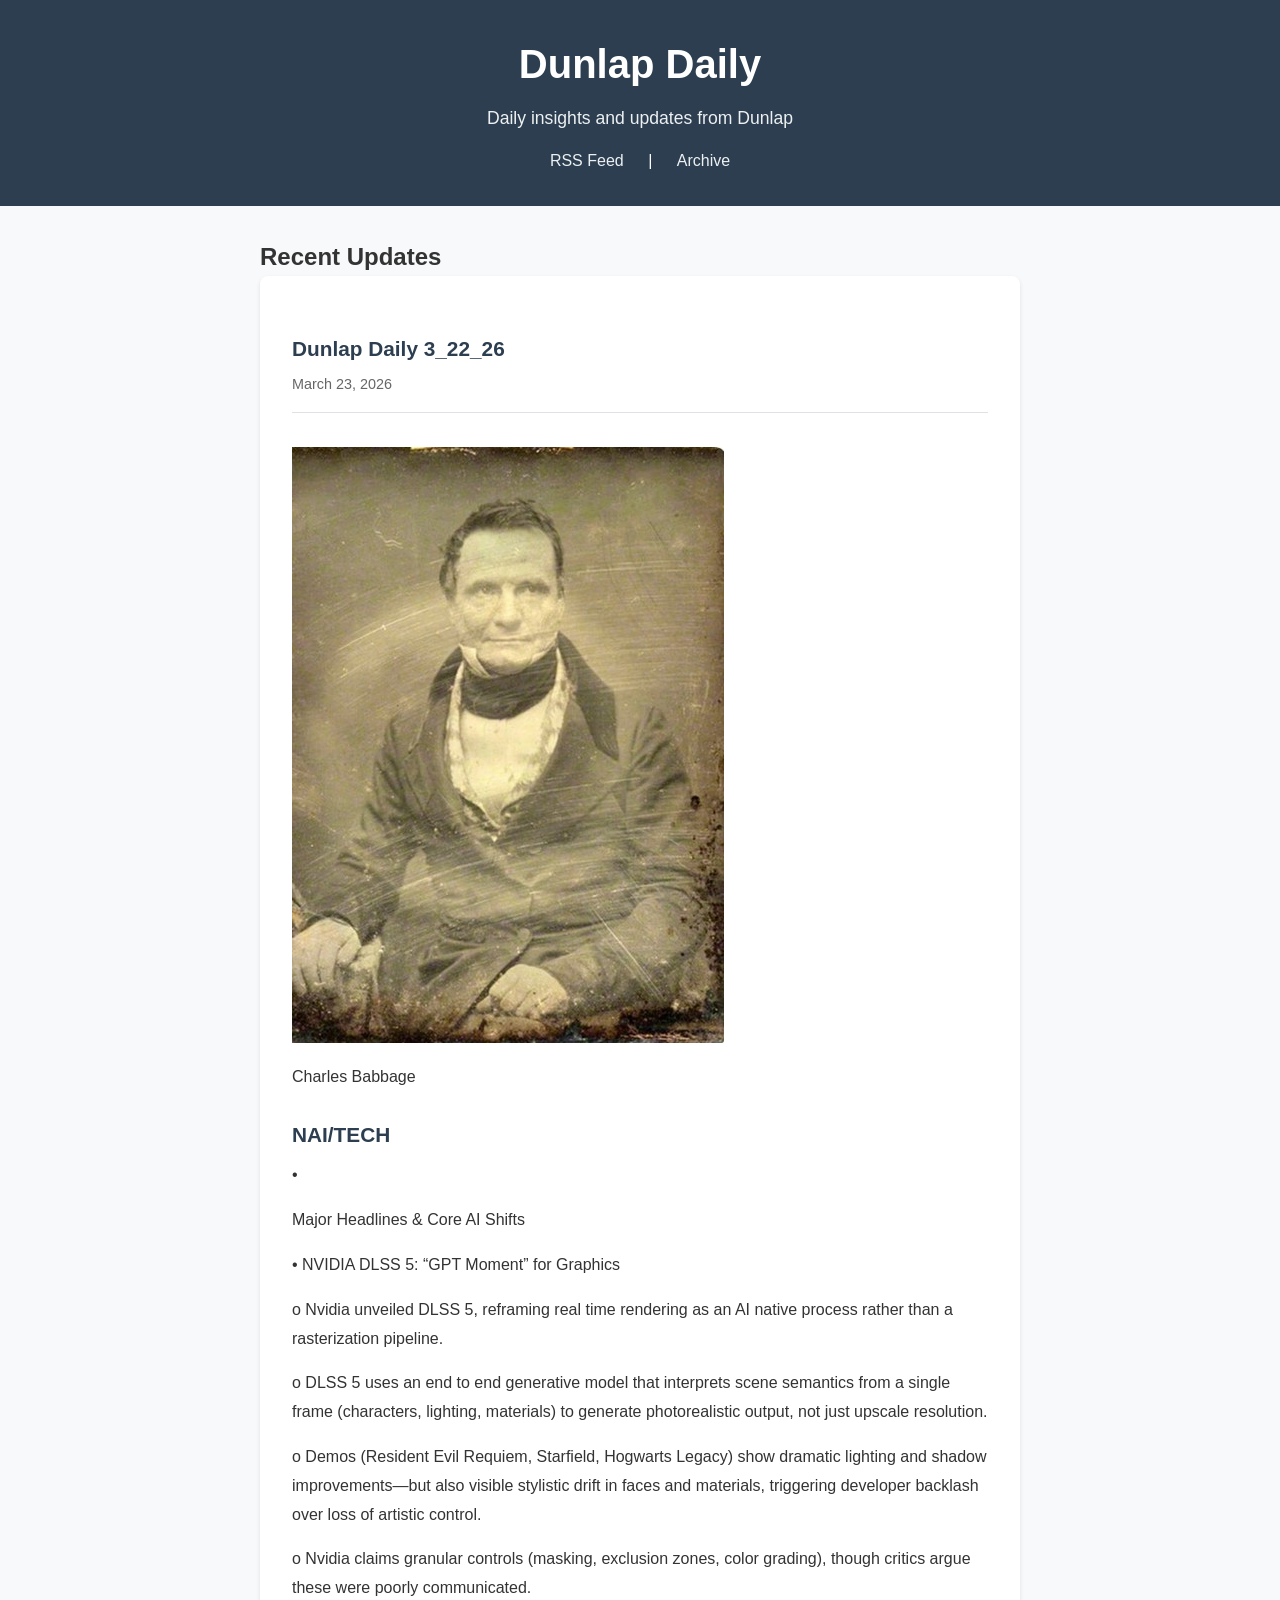
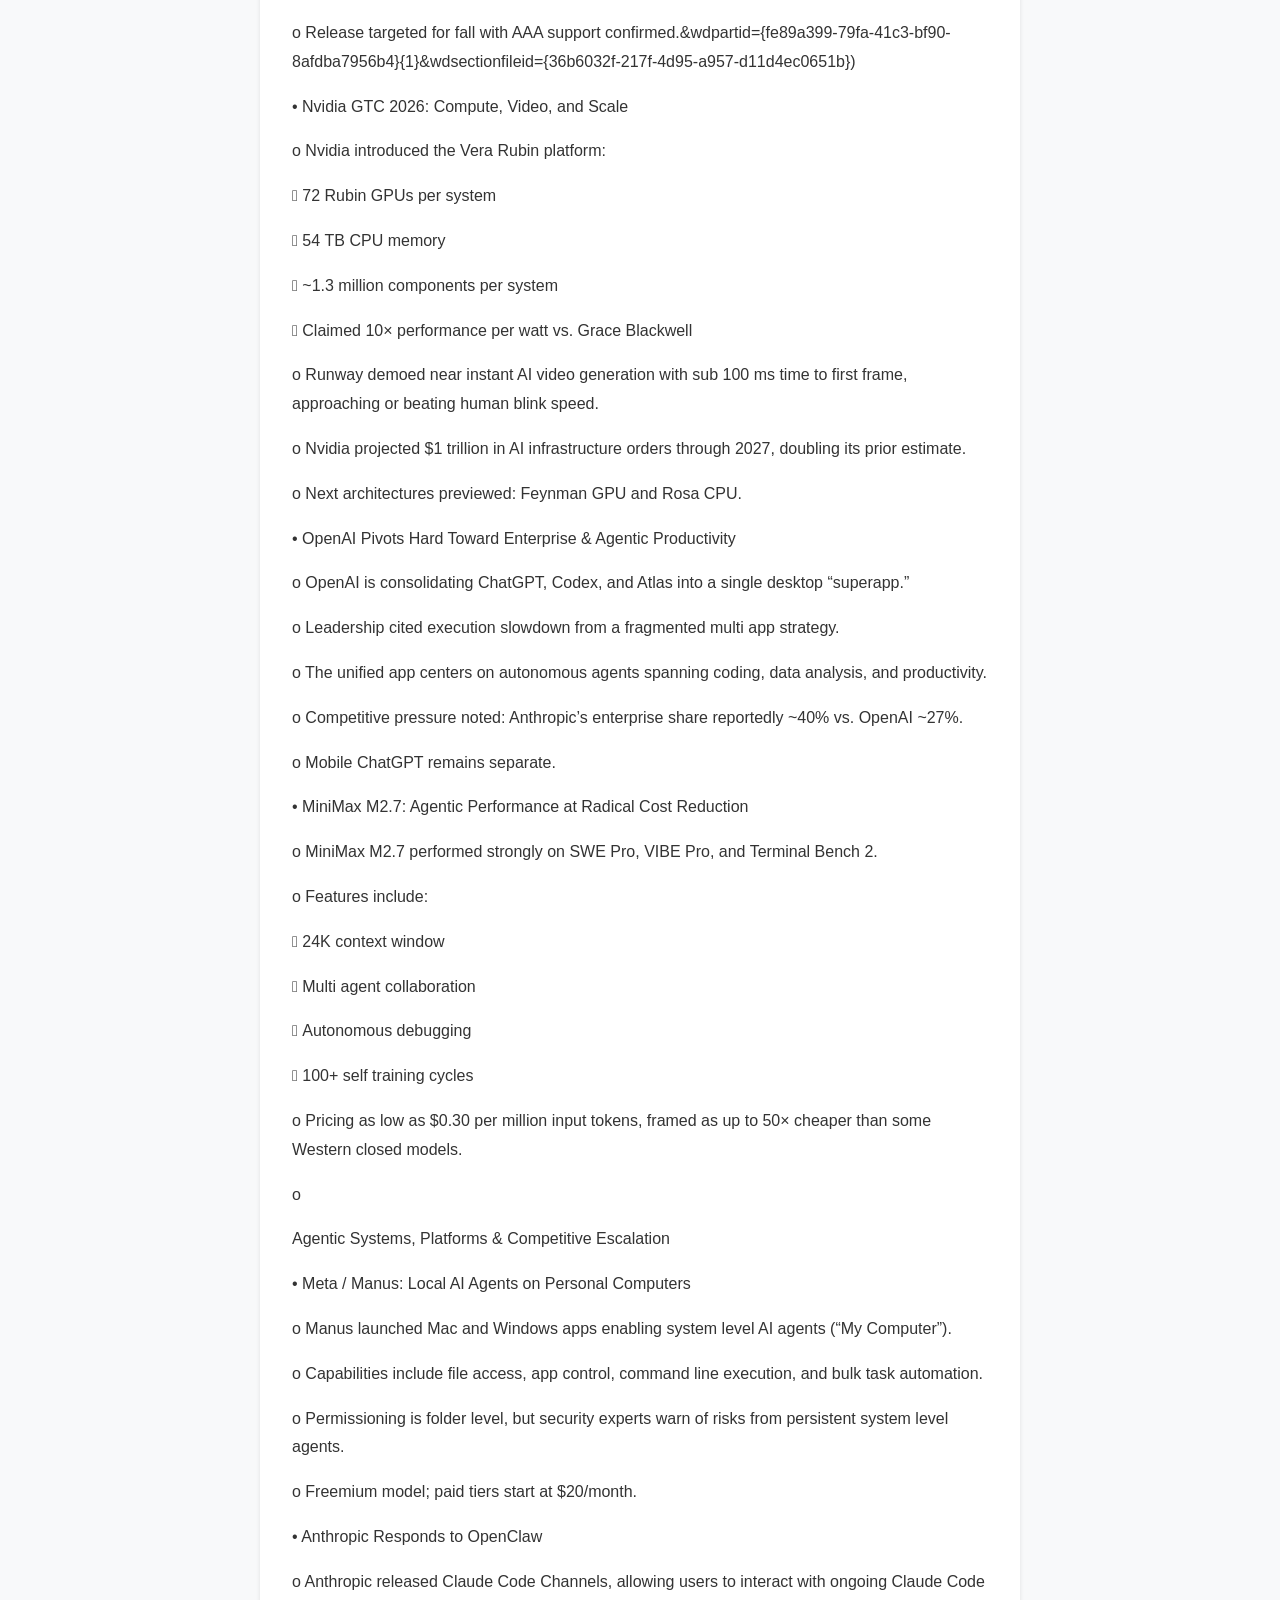
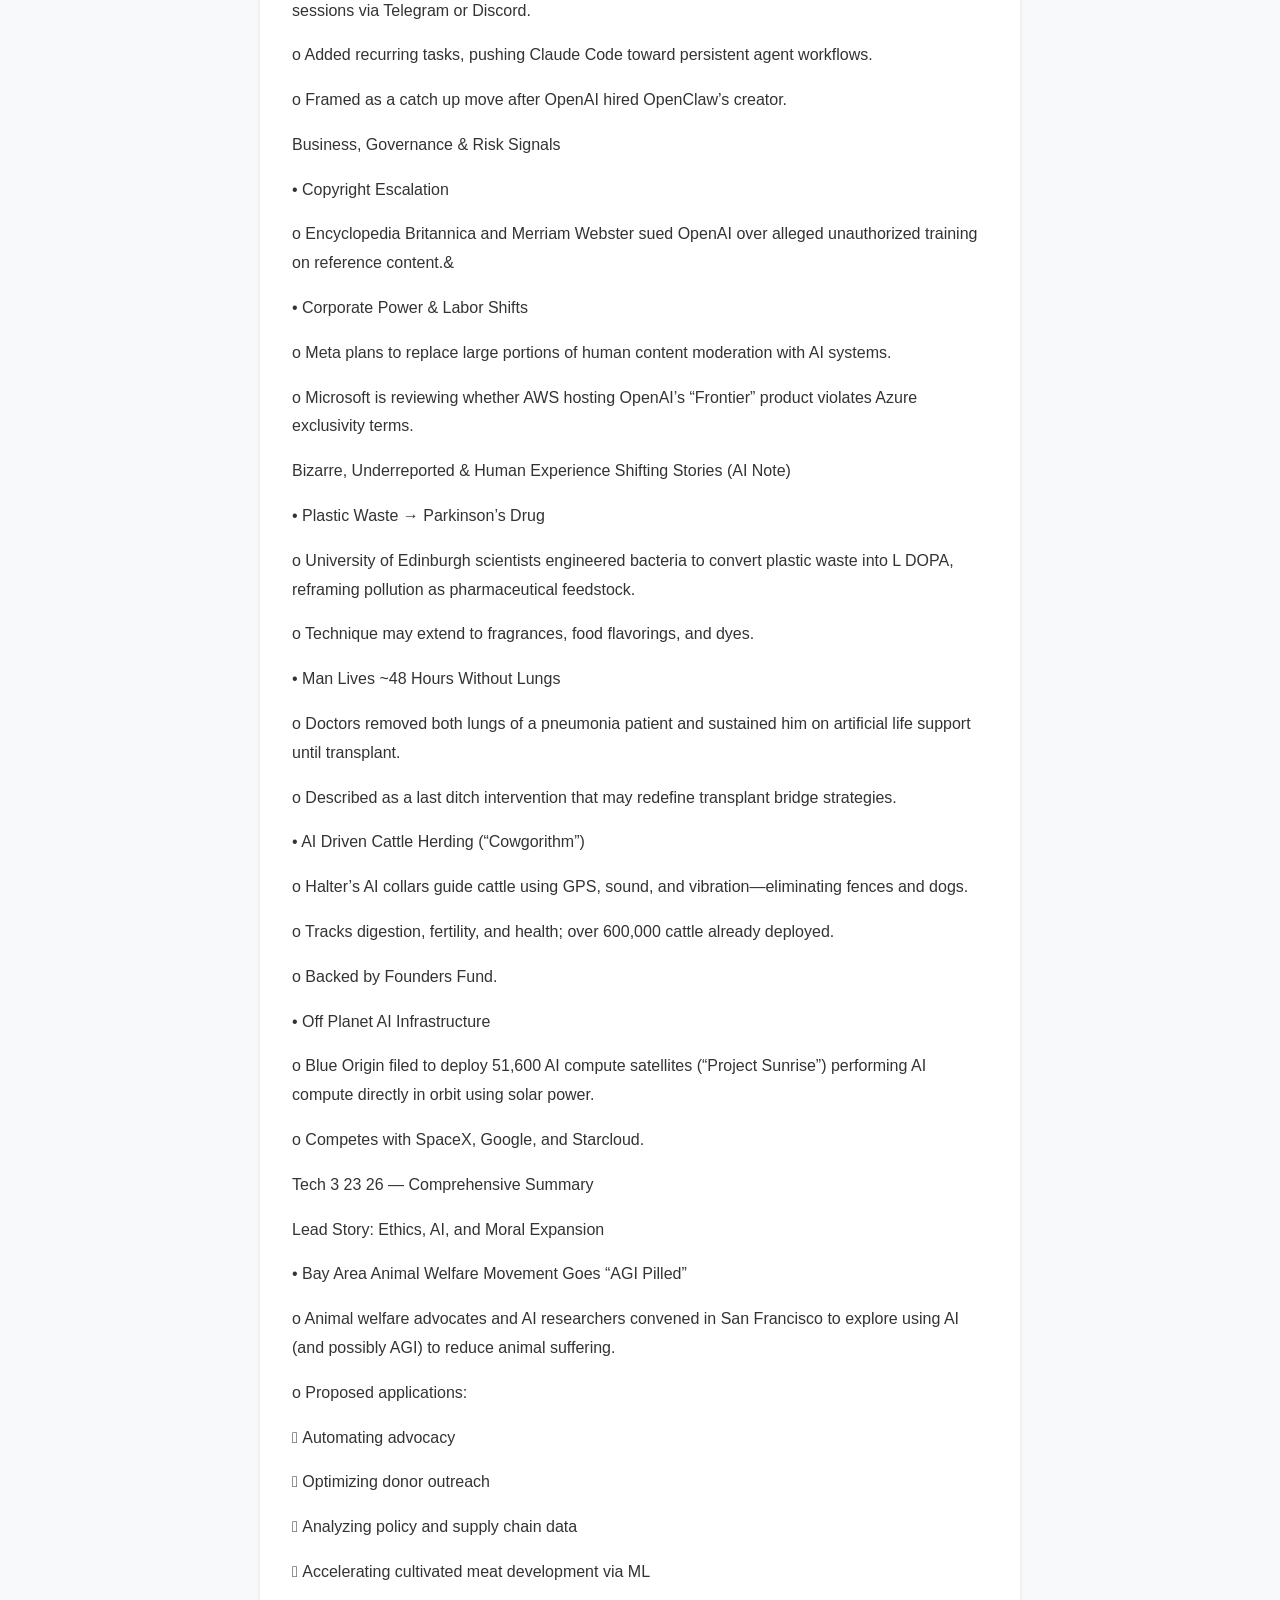
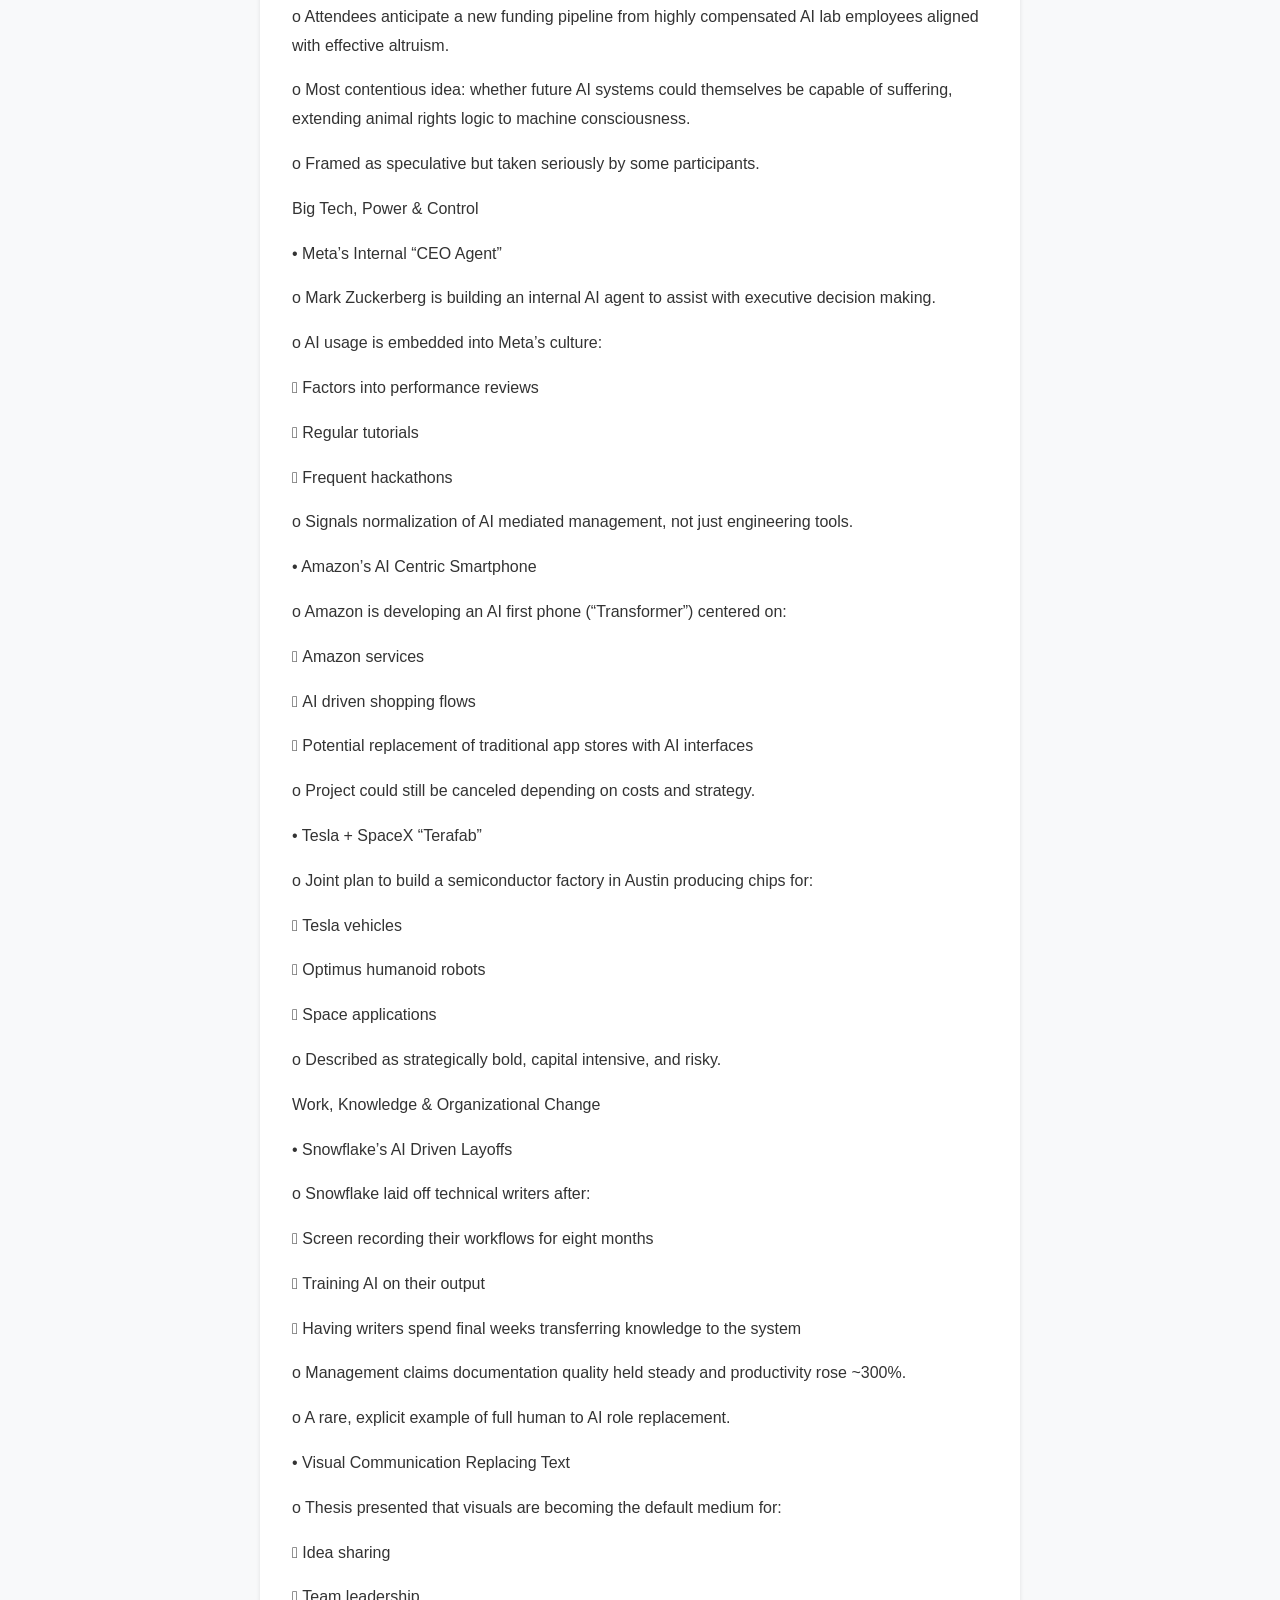
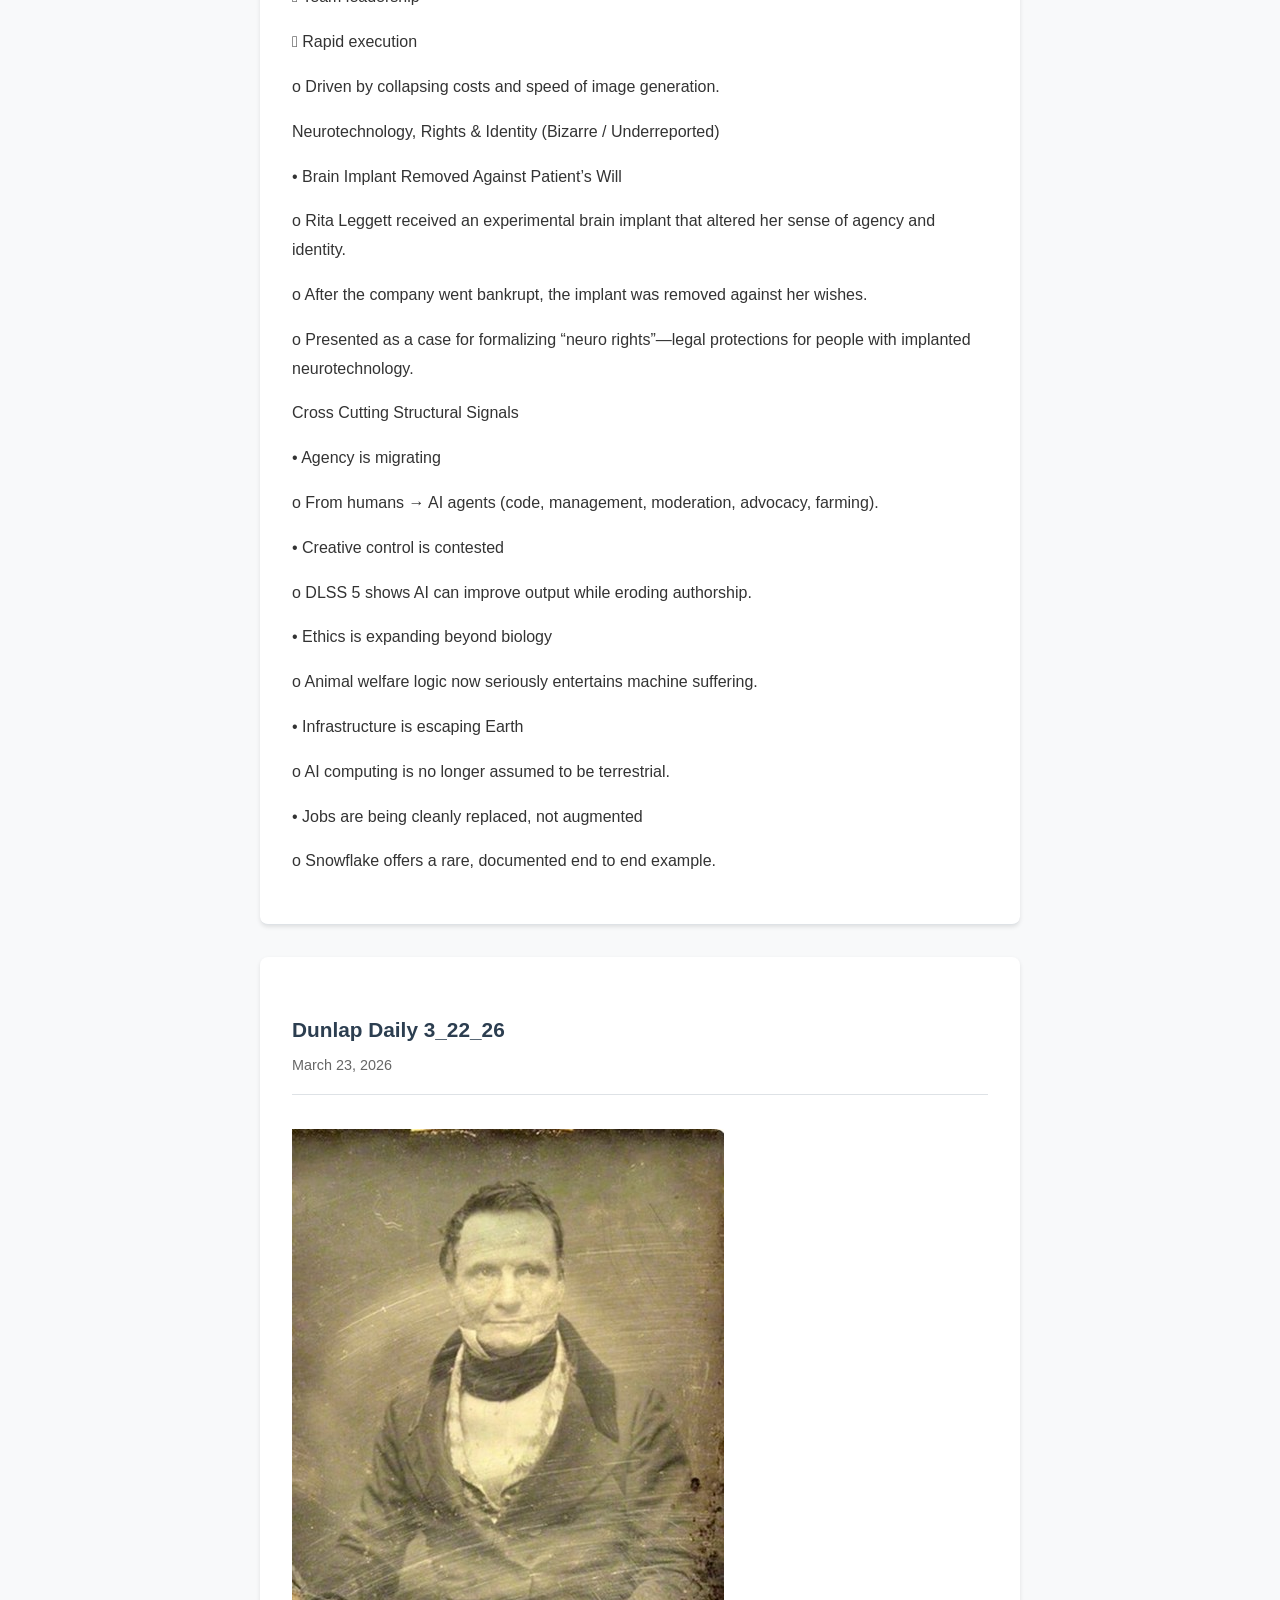
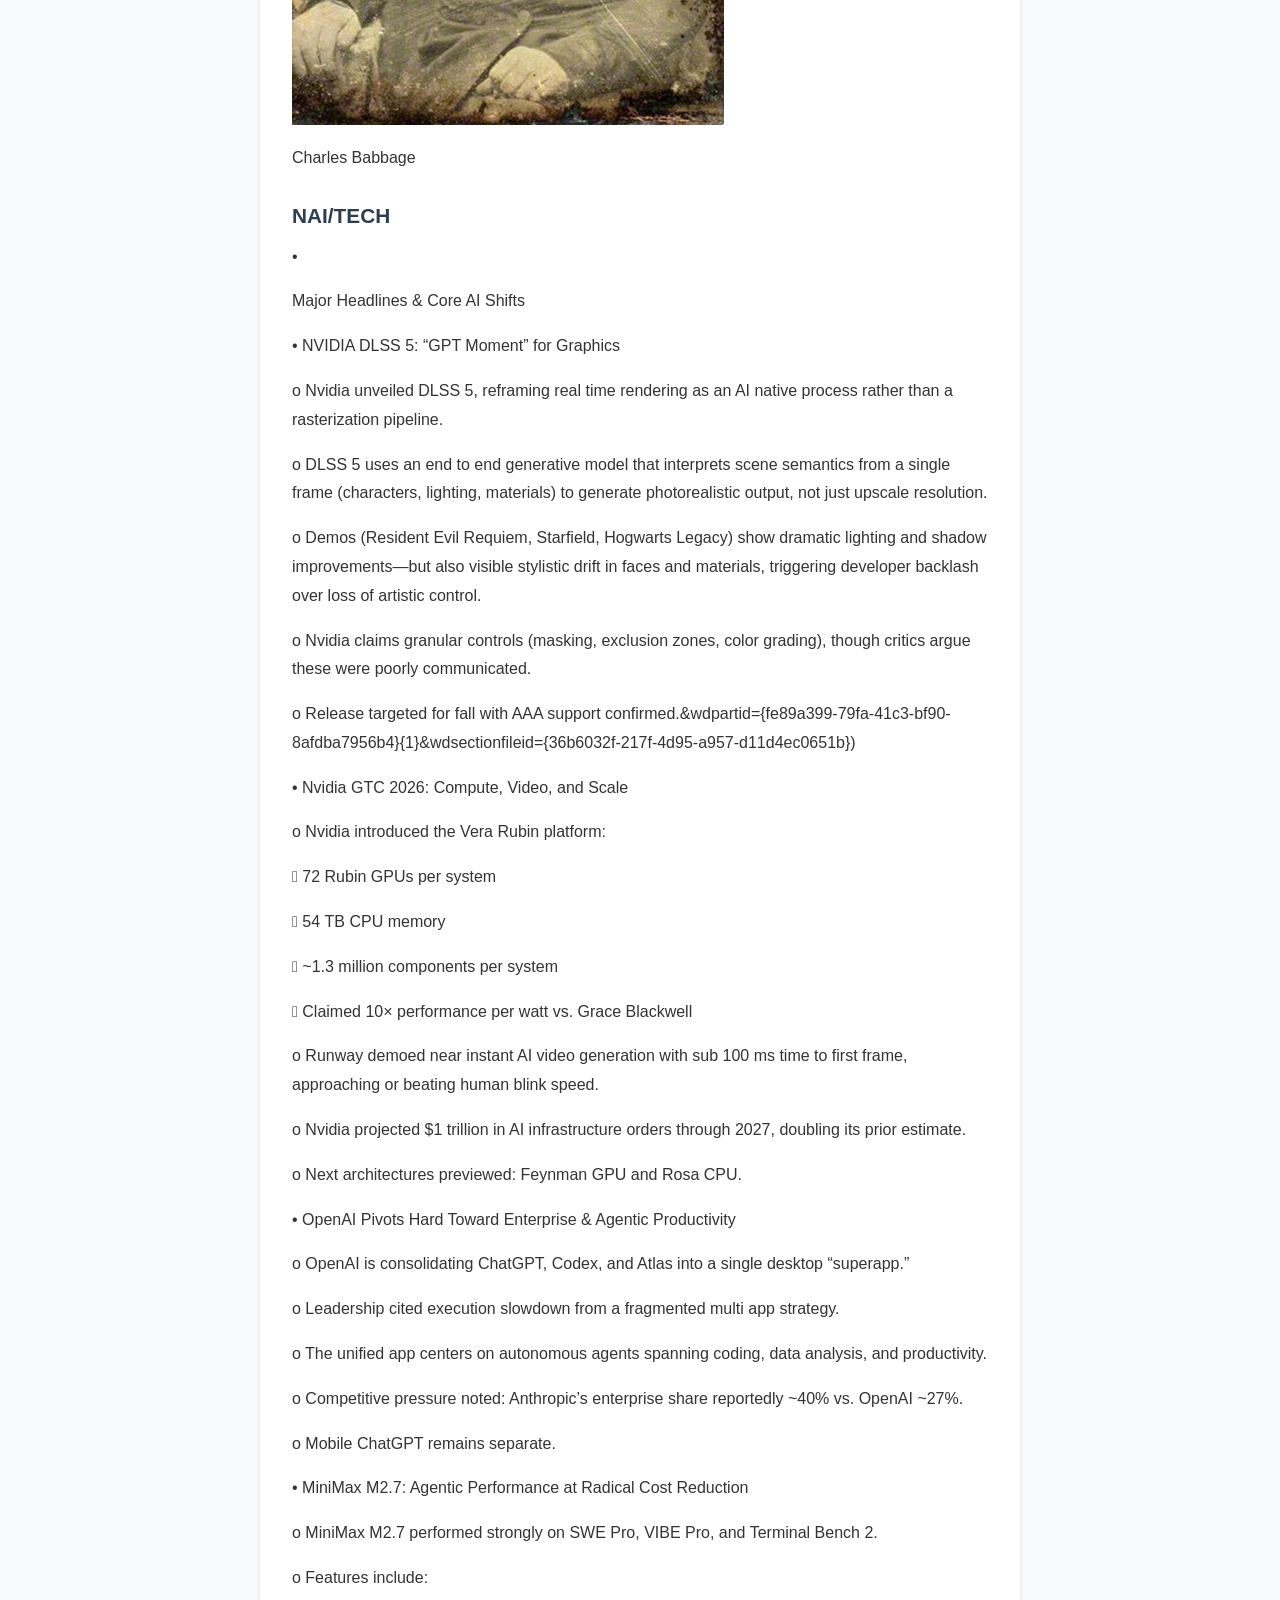
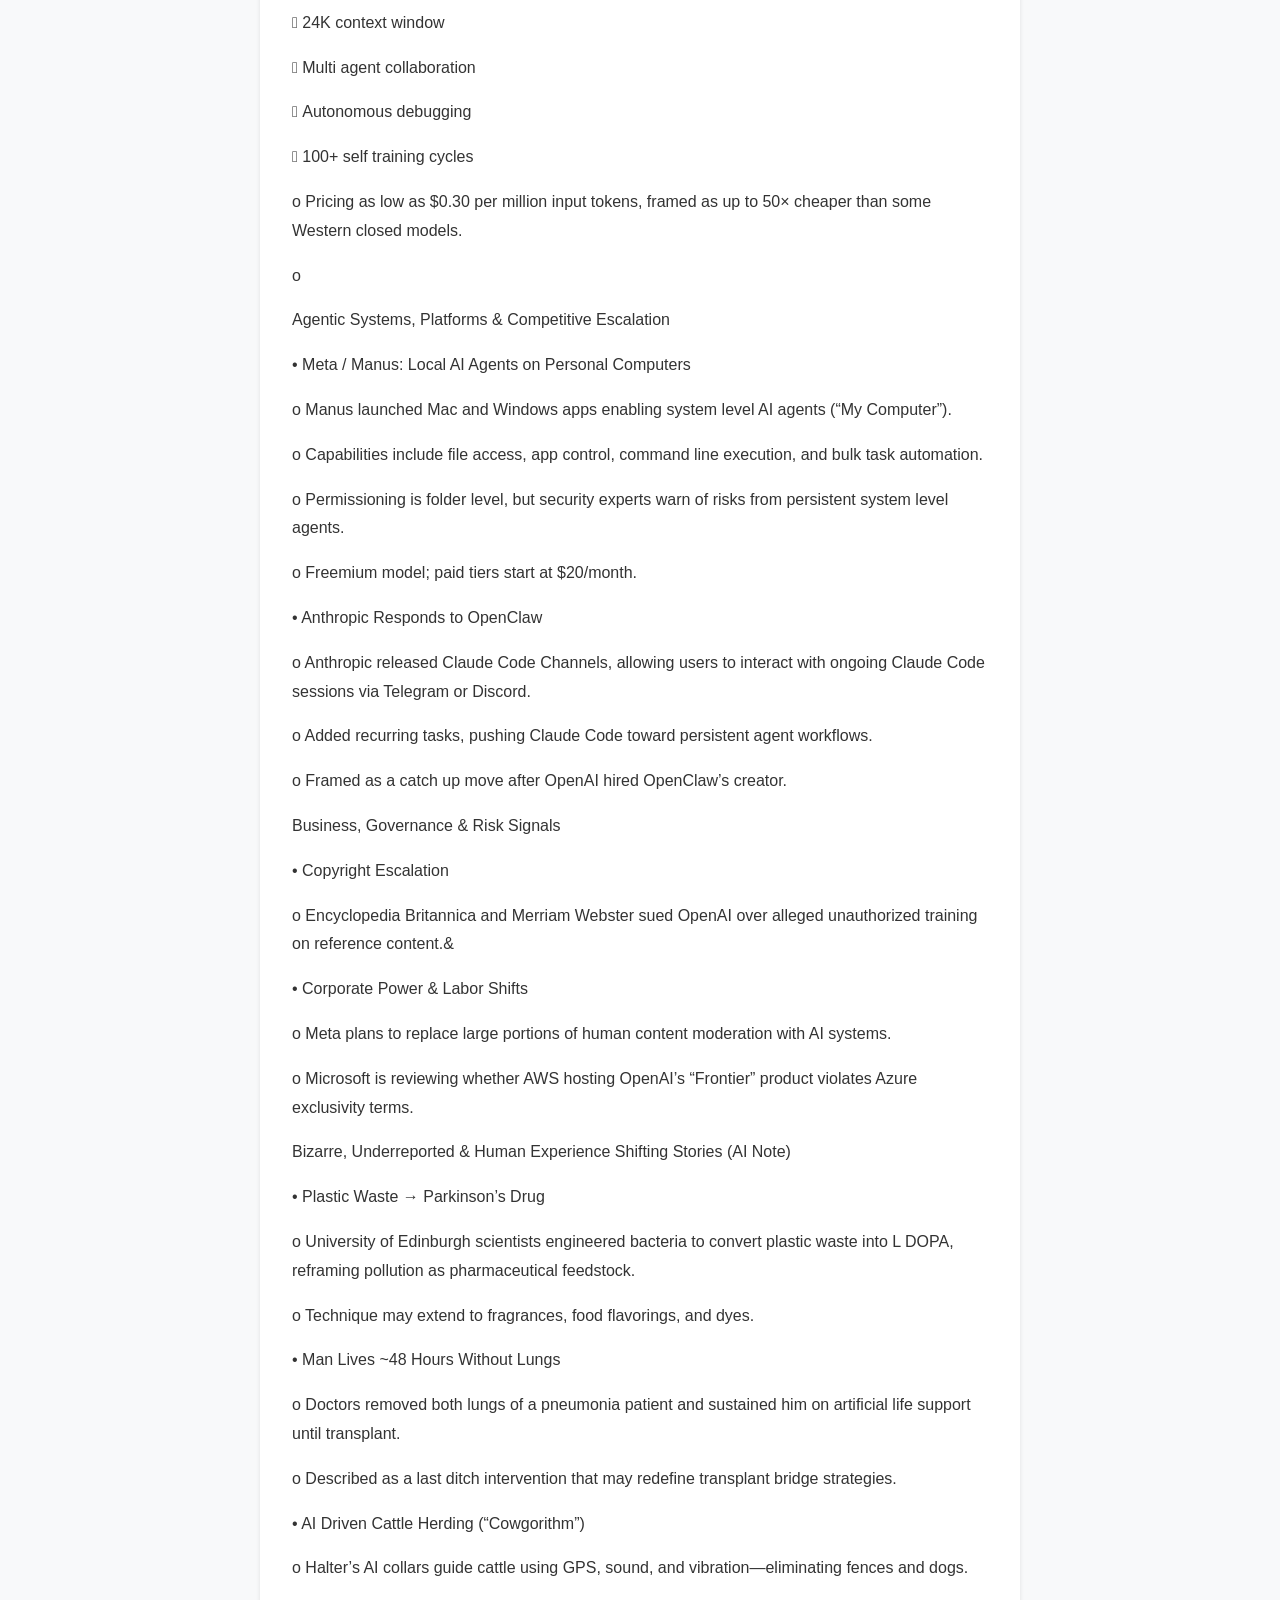
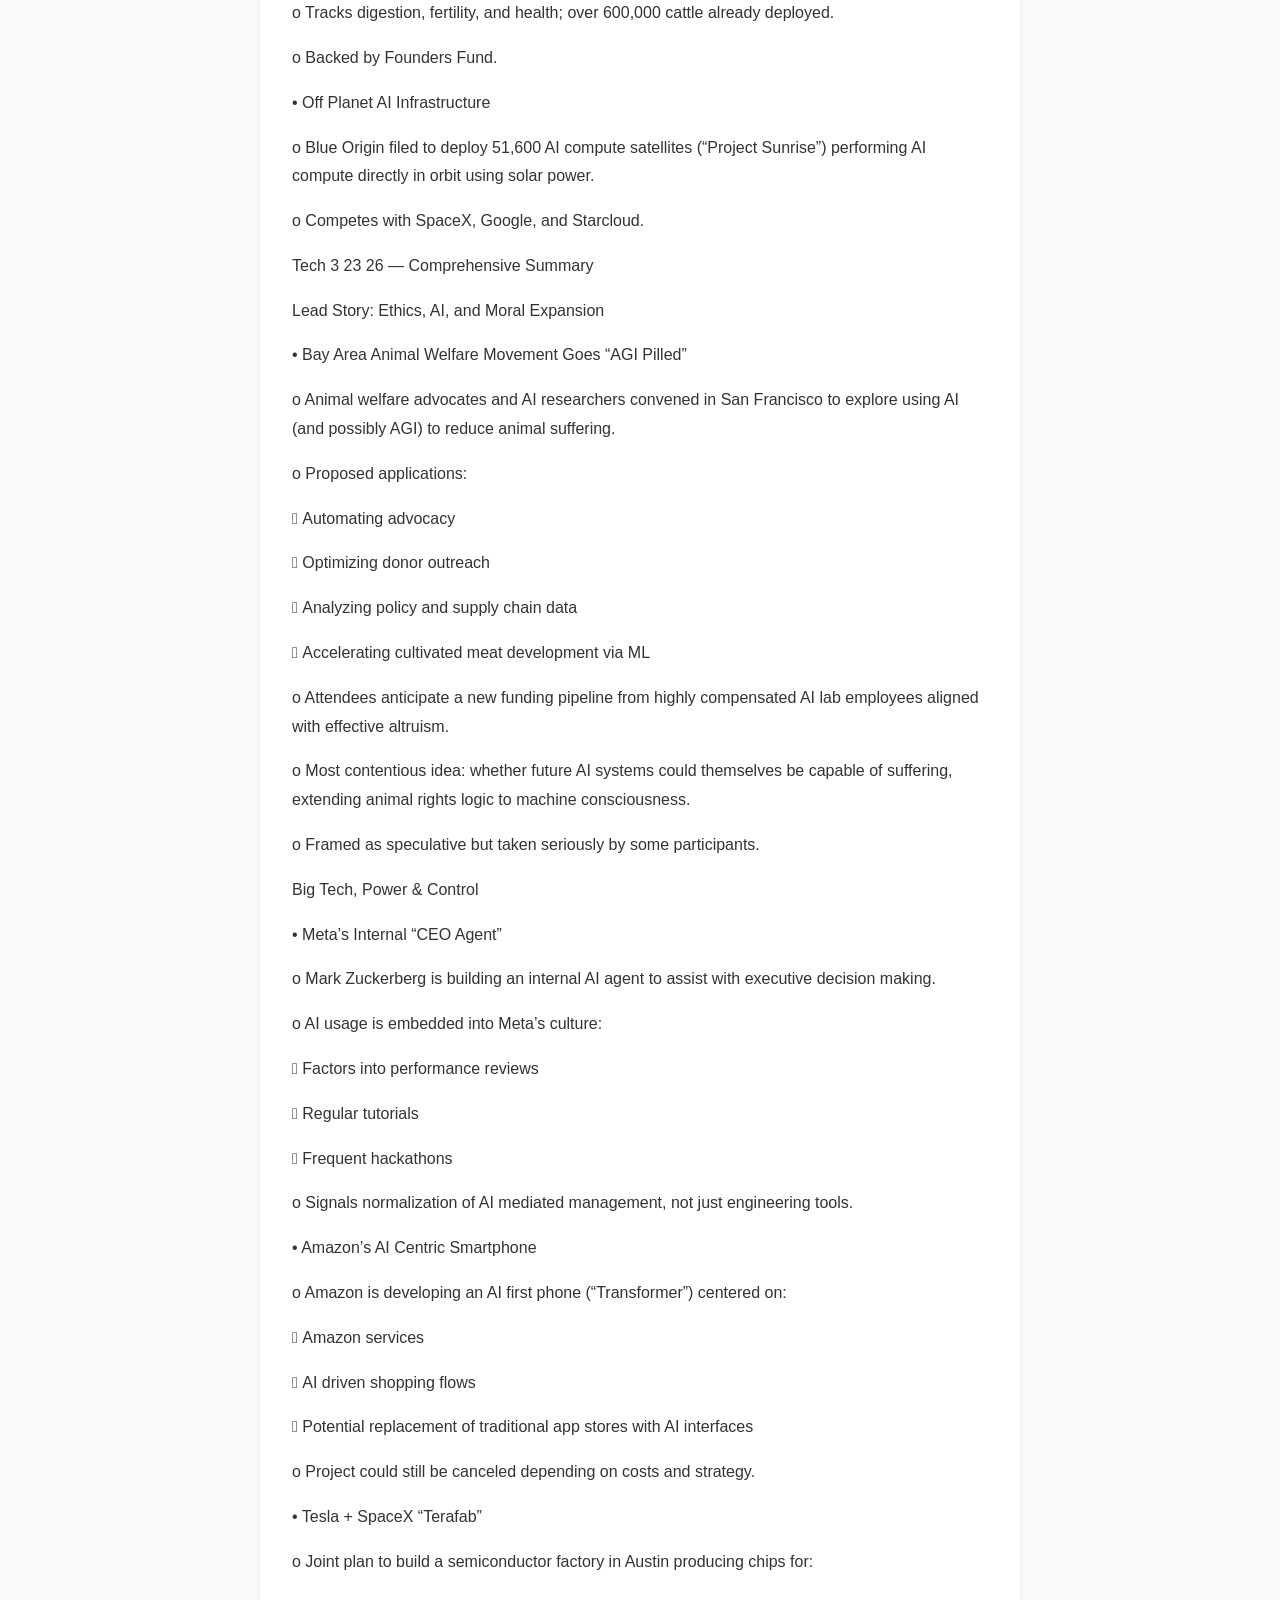
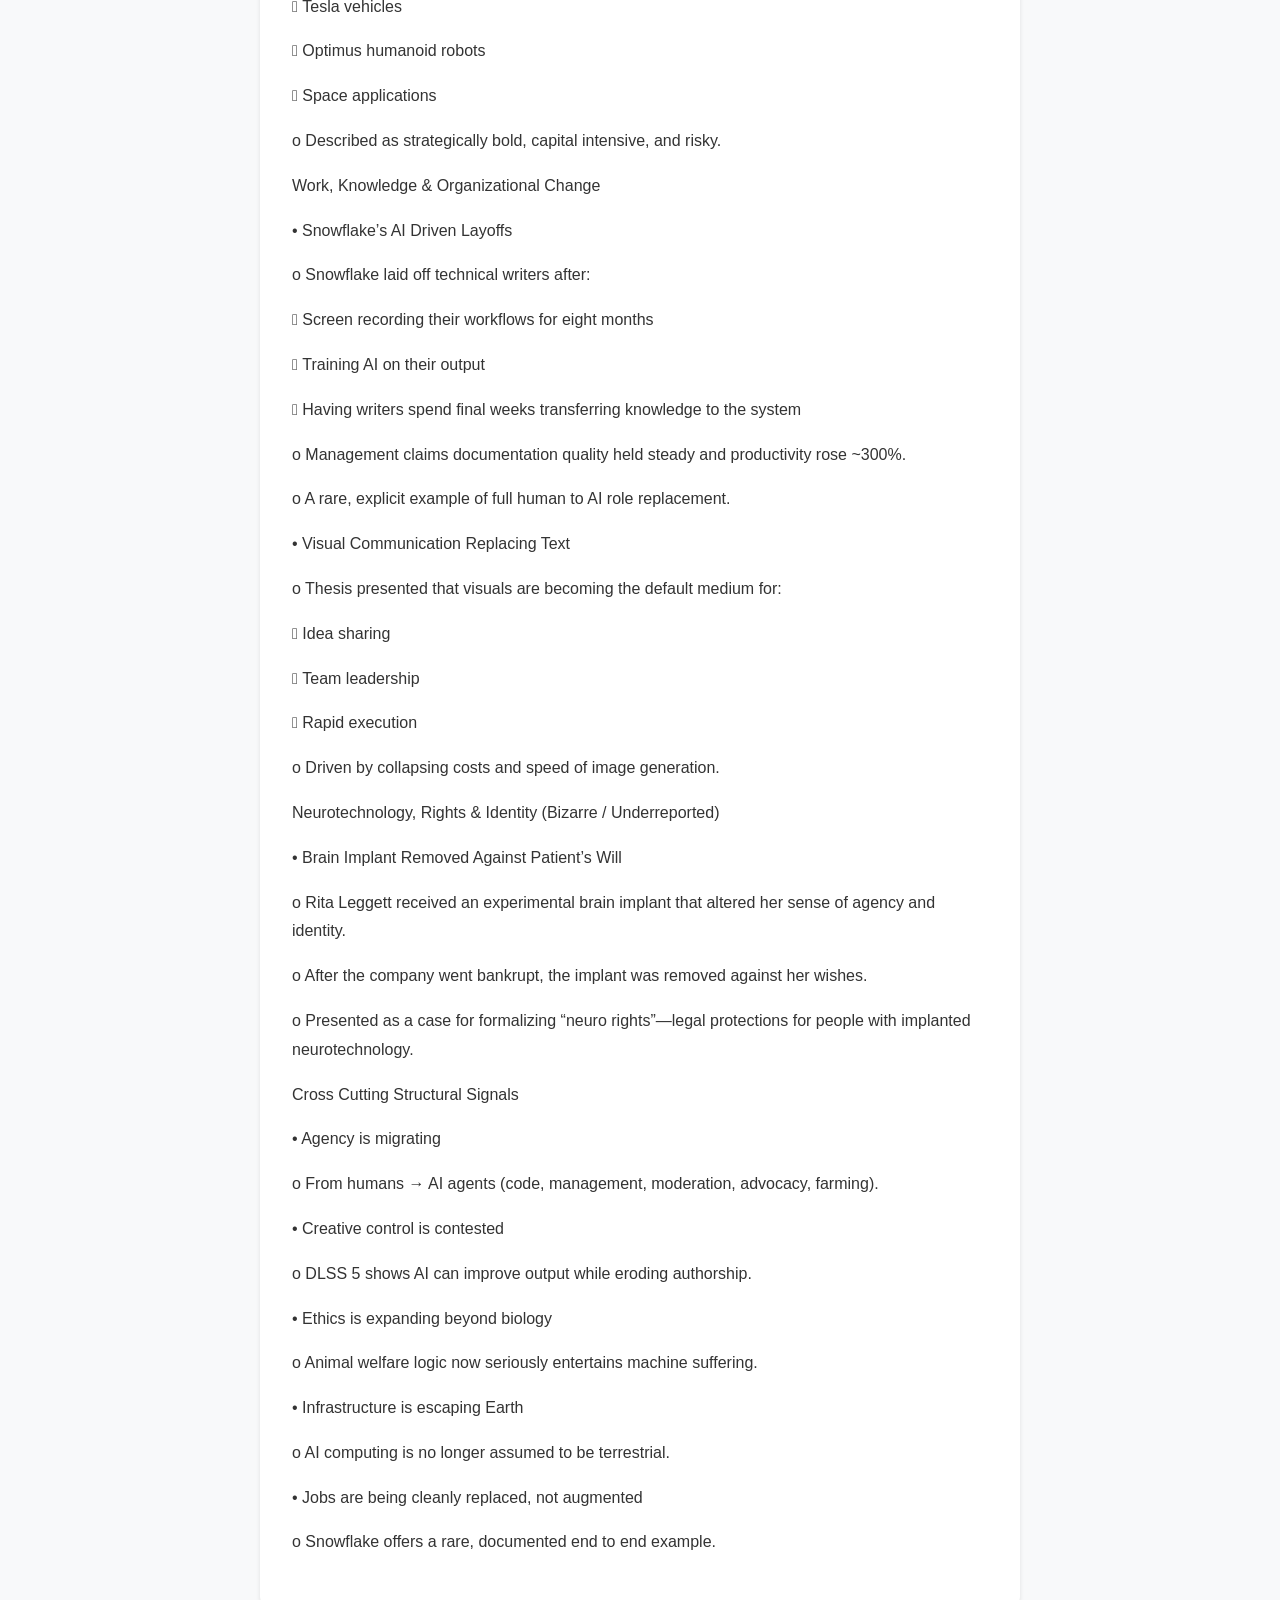
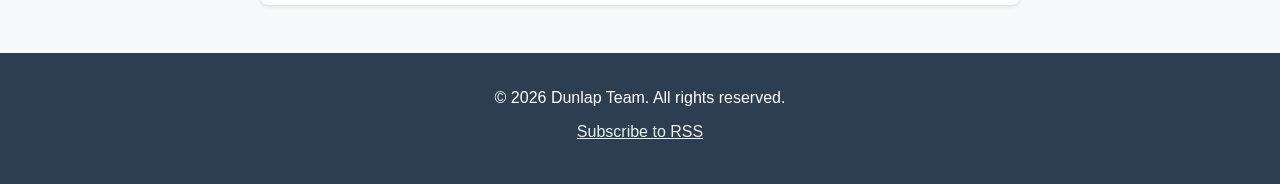
<file: docs/index.html>
<!DOCTYPE html>
<html lang="en">
<head>
    <meta charset="UTF-8">
    <meta name="viewport" content="width=device-width, initial-scale=1.0">
    <title>Dunlap Daily</title>
    <meta name="description" content="Daily insights and updates from Dunlap">
    <link rel="stylesheet" href="style.css">
    <link rel="alternate" type="application/rss+xml" title="RSS Feed" href="feed.xml">
</head>
<body>
    <header>
        <h1>Dunlap Daily</h1>
        <p class="tagline">Daily insights and updates from Dunlap</p>
        <nav>
            <a href="feed.xml">RSS Feed</a> | 
            <a href="archive.html">Archive</a>
        </nav>
    </header>
    
    <main>
        <section class="recent-entries">
            <h2>Recent Updates</h2>
            
            <article class="entry-full">
                <h3>Dunlap Daily 3_22_26</h3>
                <time>March 23, 2026</time>
                <div class="content">
                    <img src="images/Picture3.jpg" alt="Charles Babbage" style="max-width: 100%; height: auto; margin: 10px 0;">
<p>Charles Babbage</p>

<h3>NAI/TECH</h3>
<p>•</p>
<p>Major Headlines & Core AI Shifts</p>
<p>•	NVIDIA DLSS 5: “GPT Moment” for Graphics</p>
<p>o	Nvidia unveiled DLSS 5, reframing real time rendering as an AI native process rather than a rasterization pipeline.</p>
<p>o	DLSS 5 uses an end to end generative model that interprets scene semantics from a single frame (characters, lighting, materials) to generate photorealistic output, not just upscale resolution.</p>
<p>o	Demos (Resident Evil Requiem, Starfield, Hogwarts Legacy) show dramatic lighting and shadow improvements—but also visible stylistic drift in faces and materials, triggering developer backlash over loss of artistic control.</p>
<p>o	Nvidia claims granular controls (masking, exclusion zones, color grading), though critics argue these were poorly communicated.</p>
<p>o	Release targeted for fall with AAA support confirmed.&wdpartid={fe89a399-79fa-41c3-bf90-8afdba7956b4}{1}&wdsectionfileid={36b6032f-217f-4d95-a957-d11d4ec0651b})</p>
<p>•	Nvidia GTC 2026: Compute, Video, and Scale</p>
<p>o	Nvidia introduced the Vera Rubin platform:</p>
<p>	72 Rubin GPUs per system</p>
<p>	54 TB CPU memory</p>
<p>	~1.3 million components per system</p>
<p>	Claimed 10× performance per watt vs. Grace Blackwell</p>
<p>o	Runway demoed near instant AI video generation with sub 100 ms time to first frame, approaching or beating human blink speed.</p>
<p>o	Nvidia projected $1 trillion in AI infrastructure orders through 2027, doubling its prior estimate.</p>
<p>o	Next architectures previewed: Feynman GPU and Rosa CPU.</p>
<p>•	OpenAI Pivots Hard Toward Enterprise & Agentic Productivity</p>
<p>o	OpenAI is consolidating ChatGPT, Codex, and Atlas into a single desktop “superapp.”</p>
<p>o	Leadership cited execution slowdown from a fragmented multi app strategy.</p>
<p>o	The unified app centers on autonomous agents spanning coding, data analysis, and productivity.</p>
<p>o	Competitive pressure noted: Anthropic’s enterprise share reportedly ~40% vs. OpenAI ~27%.</p>
<p>o	Mobile ChatGPT remains separate.</p>
<p>•	MiniMax M2.7: Agentic Performance at Radical Cost Reduction</p>
<p>o	MiniMax M2.7 performed strongly on SWE Pro, VIBE Pro, and Terminal Bench 2.</p>
<p>o	Features include:</p>
<p>	24K context window</p>
<p>	Multi agent collaboration</p>
<p>	Autonomous debugging</p>
<p>	100+ self training cycles</p>
<p>o	Pricing as low as $0.30 per million input tokens, framed as up to 50× cheaper than some Western closed models.</p>
<p>o</p>
<p>Agentic Systems, Platforms & Competitive Escalation</p>
<p>•	Meta / Manus: Local AI Agents on Personal Computers</p>
<p>o	Manus launched Mac and Windows apps enabling system level AI agents (“My Computer”).</p>
<p>o	Capabilities include file access, app control, command line execution, and bulk task automation.</p>
<p>o	Permissioning is folder level, but security experts warn of risks from persistent system level agents.</p>
<p>o	Freemium model; paid tiers start at $20/month.</p>
<p>•	Anthropic Responds to OpenClaw</p>
<p>o	Anthropic released Claude Code Channels, allowing users to interact with ongoing Claude Code sessions via Telegram or Discord.</p>
<p>o	Added recurring tasks, pushing Claude Code toward persistent agent workflows.</p>
<p>o	Framed as a catch up move after OpenAI hired OpenClaw’s creator.</p>
<p>Business, Governance & Risk Signals</p>
<p>•	Copyright Escalation</p>
<p>o	Encyclopedia Britannica and Merriam Webster sued OpenAI over alleged unauthorized training on reference content.&</p>
<p>•	Corporate Power & Labor Shifts</p>
<p>o	Meta plans to replace large portions of human content moderation with AI systems.</p>
<p>o	Microsoft is reviewing whether AWS hosting OpenAI’s “Frontier” product violates Azure exclusivity terms.</p>
<p>Bizarre, Underreported & Human Experience Shifting Stories (AI Note)</p>
<p>•	Plastic Waste → Parkinson’s Drug</p>
<p>o	University of Edinburgh scientists engineered bacteria to convert plastic waste into L DOPA, reframing pollution as pharmaceutical feedstock.</p>
<p>o	Technique may extend to fragrances, food flavorings, and dyes.</p>
<p>•	Man Lives ~48 Hours Without Lungs</p>
<p>o	Doctors removed both lungs of a pneumonia patient and sustained him on artificial life support until transplant.</p>
<p>o	Described as a last ditch intervention that may redefine transplant bridge strategies.</p>
<p>•	AI Driven Cattle Herding (“Cowgorithm”)</p>
<p>o	Halter’s AI collars guide cattle using GPS, sound, and vibration—eliminating fences and dogs.</p>
<p>o	Tracks digestion, fertility, and health; over 600,000 cattle already deployed.</p>
<p>o	Backed by Founders Fund.</p>
<p>•	Off Planet AI Infrastructure</p>
<p>o	Blue Origin filed to deploy 51,600 AI compute satellites (“Project Sunrise”) performing AI compute directly in orbit using solar power.</p>
<p>o	Competes with SpaceX, Google, and Starcloud.</p>
<p>Tech 3 23 26 — Comprehensive Summary</p>
<p>Lead Story: Ethics, AI, and Moral Expansion</p>
<p>•	Bay Area Animal Welfare Movement Goes “AGI Pilled”</p>
<p>o	Animal welfare advocates and AI researchers convened in San Francisco to explore using AI (and possibly AGI) to reduce animal suffering.</p>
<p>o	Proposed applications:</p>
<p>	Automating advocacy</p>
<p>	Optimizing donor outreach</p>
<p>	Analyzing policy and supply chain data</p>
<p>	Accelerating cultivated meat development via ML</p>
<p>o	Attendees anticipate a new funding pipeline from highly compensated AI lab employees aligned with effective altruism.</p>
<p>o	Most contentious idea: whether future AI systems could themselves be capable of suffering, extending animal rights logic to machine consciousness.</p>
<p>o	Framed as speculative but taken seriously by some participants.</p>
<p>Big Tech, Power & Control</p>
<p>•	Meta’s Internal “CEO Agent”</p>
<p>o	Mark Zuckerberg is building an internal AI agent to assist with executive decision making.</p>
<p>o	AI usage is embedded into Meta’s culture:</p>
<p>	Factors into performance reviews</p>
<p>	Regular tutorials</p>
<p>	Frequent hackathons</p>
<p>o	Signals normalization of AI mediated management, not just engineering tools.</p>
<p>•	Amazon’s AI Centric Smartphone</p>
<p>o	Amazon is developing an AI first phone (“Transformer”) centered on:</p>
<p>	Amazon services</p>
<p>	AI driven shopping flows</p>
<p>	Potential replacement of traditional app stores with AI interfaces</p>
<p>o	Project could still be canceled depending on costs and strategy.</p>
<p>•	Tesla + SpaceX “Terafab”</p>
<p>o	Joint plan to build a semiconductor factory in Austin producing chips for:</p>
<p>	Tesla vehicles</p>
<p>	Optimus humanoid robots</p>
<p>	Space applications</p>
<p>o	Described as strategically bold, capital intensive, and risky.</p>
<p>Work, Knowledge & Organizational Change</p>
<p>•	Snowflake’s AI Driven Layoffs</p>
<p>o	Snowflake laid off technical writers after:</p>
<p>	Screen recording their workflows for eight months</p>
<p>	Training AI on their output</p>
<p>	Having writers spend final weeks transferring knowledge to the system</p>
<p>o	Management claims documentation quality held steady and productivity rose ~300%.</p>
<p>o	A rare, explicit example of full human to AI role replacement.</p>
<p>•	Visual Communication Replacing Text</p>
<p>o	Thesis presented that visuals are becoming the default medium for:</p>
<p>	Idea sharing</p>
<p>	Team leadership</p>
<p>	Rapid execution</p>
<p>o	Driven by collapsing costs and speed of image generation.</p>
<p>Neurotechnology, Rights & Identity (Bizarre / Underreported)</p>
<p>•	Brain Implant Removed Against Patient’s Will</p>
<p>o	Rita Leggett received an experimental brain implant that altered her sense of agency and identity.</p>
<p>o	After the company went bankrupt, the implant was removed against her wishes.</p>
<p>o	Presented as a case for formalizing “neuro rights”—legal protections for people with implanted neurotechnology.</p>
<p>Cross Cutting Structural Signals</p>
<p>•	Agency is migrating</p>
<p>o	From humans → AI agents (code, management, moderation, advocacy, farming).</p>
<p>•	Creative control is contested</p>
<p>o	DLSS 5 shows AI can improve output while eroding authorship.</p>
<p>•	Ethics is expanding beyond biology</p>
<p>o	Animal welfare logic now seriously entertains machine suffering.</p>
<p>•	Infrastructure is escaping Earth</p>
<p>o	AI computing is no longer assumed to be terrestrial.</p>
<p>•	Jobs are being cleanly replaced, not augmented</p>
<p>o	Snowflake offers a rare, documented end to end example.</p>

                </div>
            </article>
            
            <article class="entry-full">
                <h3>Dunlap Daily 3_22_26</h3>
                <time>March 23, 2026</time>
                <div class="content">
                    <img src="images/Picture3.jpg" alt="Charles Babbage" style="max-width: 100%; height: auto; margin: 10px 0;">
<p>Charles Babbage</p>

<h3>NAI/TECH</h3>
<p>•</p>
<p>Major Headlines & Core AI Shifts</p>
<p>•	NVIDIA DLSS 5: “GPT Moment” for Graphics</p>
<p>o	Nvidia unveiled DLSS 5, reframing real time rendering as an AI native process rather than a rasterization pipeline.</p>
<p>o	DLSS 5 uses an end to end generative model that interprets scene semantics from a single frame (characters, lighting, materials) to generate photorealistic output, not just upscale resolution.</p>
<p>o	Demos (Resident Evil Requiem, Starfield, Hogwarts Legacy) show dramatic lighting and shadow improvements—but also visible stylistic drift in faces and materials, triggering developer backlash over loss of artistic control.</p>
<p>o	Nvidia claims granular controls (masking, exclusion zones, color grading), though critics argue these were poorly communicated.</p>
<p>o	Release targeted for fall with AAA support confirmed.&wdpartid={fe89a399-79fa-41c3-bf90-8afdba7956b4}{1}&wdsectionfileid={36b6032f-217f-4d95-a957-d11d4ec0651b})</p>
<p>•	Nvidia GTC 2026: Compute, Video, and Scale</p>
<p>o	Nvidia introduced the Vera Rubin platform:</p>
<p>	72 Rubin GPUs per system</p>
<p>	54 TB CPU memory</p>
<p>	~1.3 million components per system</p>
<p>	Claimed 10× performance per watt vs. Grace Blackwell</p>
<p>o	Runway demoed near instant AI video generation with sub 100 ms time to first frame, approaching or beating human blink speed.</p>
<p>o	Nvidia projected $1 trillion in AI infrastructure orders through 2027, doubling its prior estimate.</p>
<p>o	Next architectures previewed: Feynman GPU and Rosa CPU.</p>
<p>•	OpenAI Pivots Hard Toward Enterprise & Agentic Productivity</p>
<p>o	OpenAI is consolidating ChatGPT, Codex, and Atlas into a single desktop “superapp.”</p>
<p>o	Leadership cited execution slowdown from a fragmented multi app strategy.</p>
<p>o	The unified app centers on autonomous agents spanning coding, data analysis, and productivity.</p>
<p>o	Competitive pressure noted: Anthropic’s enterprise share reportedly ~40% vs. OpenAI ~27%.</p>
<p>o	Mobile ChatGPT remains separate.</p>
<p>•	MiniMax M2.7: Agentic Performance at Radical Cost Reduction</p>
<p>o	MiniMax M2.7 performed strongly on SWE Pro, VIBE Pro, and Terminal Bench 2.</p>
<p>o	Features include:</p>
<p>	24K context window</p>
<p>	Multi agent collaboration</p>
<p>	Autonomous debugging</p>
<p>	100+ self training cycles</p>
<p>o	Pricing as low as $0.30 per million input tokens, framed as up to 50× cheaper than some Western closed models.</p>
<p>o</p>
<p>Agentic Systems, Platforms & Competitive Escalation</p>
<p>•	Meta / Manus: Local AI Agents on Personal Computers</p>
<p>o	Manus launched Mac and Windows apps enabling system level AI agents (“My Computer”).</p>
<p>o	Capabilities include file access, app control, command line execution, and bulk task automation.</p>
<p>o	Permissioning is folder level, but security experts warn of risks from persistent system level agents.</p>
<p>o	Freemium model; paid tiers start at $20/month.</p>
<p>•	Anthropic Responds to OpenClaw</p>
<p>o	Anthropic released Claude Code Channels, allowing users to interact with ongoing Claude Code sessions via Telegram or Discord.</p>
<p>o	Added recurring tasks, pushing Claude Code toward persistent agent workflows.</p>
<p>o	Framed as a catch up move after OpenAI hired OpenClaw’s creator.</p>
<p>Business, Governance & Risk Signals</p>
<p>•	Copyright Escalation</p>
<p>o	Encyclopedia Britannica and Merriam Webster sued OpenAI over alleged unauthorized training on reference content.&</p>
<p>•	Corporate Power & Labor Shifts</p>
<p>o	Meta plans to replace large portions of human content moderation with AI systems.</p>
<p>o	Microsoft is reviewing whether AWS hosting OpenAI’s “Frontier” product violates Azure exclusivity terms.</p>
<p>Bizarre, Underreported & Human Experience Shifting Stories (AI Note)</p>
<p>•	Plastic Waste → Parkinson’s Drug</p>
<p>o	University of Edinburgh scientists engineered bacteria to convert plastic waste into L DOPA, reframing pollution as pharmaceutical feedstock.</p>
<p>o	Technique may extend to fragrances, food flavorings, and dyes.</p>
<p>•	Man Lives ~48 Hours Without Lungs</p>
<p>o	Doctors removed both lungs of a pneumonia patient and sustained him on artificial life support until transplant.</p>
<p>o	Described as a last ditch intervention that may redefine transplant bridge strategies.</p>
<p>•	AI Driven Cattle Herding (“Cowgorithm”)</p>
<p>o	Halter’s AI collars guide cattle using GPS, sound, and vibration—eliminating fences and dogs.</p>
<p>o	Tracks digestion, fertility, and health; over 600,000 cattle already deployed.</p>
<p>o	Backed by Founders Fund.</p>
<p>•	Off Planet AI Infrastructure</p>
<p>o	Blue Origin filed to deploy 51,600 AI compute satellites (“Project Sunrise”) performing AI compute directly in orbit using solar power.</p>
<p>o	Competes with SpaceX, Google, and Starcloud.</p>
<p>Tech 3 23 26 — Comprehensive Summary</p>
<p>Lead Story: Ethics, AI, and Moral Expansion</p>
<p>•	Bay Area Animal Welfare Movement Goes “AGI Pilled”</p>
<p>o	Animal welfare advocates and AI researchers convened in San Francisco to explore using AI (and possibly AGI) to reduce animal suffering.</p>
<p>o	Proposed applications:</p>
<p>	Automating advocacy</p>
<p>	Optimizing donor outreach</p>
<p>	Analyzing policy and supply chain data</p>
<p>	Accelerating cultivated meat development via ML</p>
<p>o	Attendees anticipate a new funding pipeline from highly compensated AI lab employees aligned with effective altruism.</p>
<p>o	Most contentious idea: whether future AI systems could themselves be capable of suffering, extending animal rights logic to machine consciousness.</p>
<p>o	Framed as speculative but taken seriously by some participants.</p>
<p>Big Tech, Power & Control</p>
<p>•	Meta’s Internal “CEO Agent”</p>
<p>o	Mark Zuckerberg is building an internal AI agent to assist with executive decision making.</p>
<p>o	AI usage is embedded into Meta’s culture:</p>
<p>	Factors into performance reviews</p>
<p>	Regular tutorials</p>
<p>	Frequent hackathons</p>
<p>o	Signals normalization of AI mediated management, not just engineering tools.</p>
<p>•	Amazon’s AI Centric Smartphone</p>
<p>o	Amazon is developing an AI first phone (“Transformer”) centered on:</p>
<p>	Amazon services</p>
<p>	AI driven shopping flows</p>
<p>	Potential replacement of traditional app stores with AI interfaces</p>
<p>o	Project could still be canceled depending on costs and strategy.</p>
<p>•	Tesla + SpaceX “Terafab”</p>
<p>o	Joint plan to build a semiconductor factory in Austin producing chips for:</p>
<p>	Tesla vehicles</p>
<p>	Optimus humanoid robots</p>
<p>	Space applications</p>
<p>o	Described as strategically bold, capital intensive, and risky.</p>
<p>Work, Knowledge & Organizational Change</p>
<p>•	Snowflake’s AI Driven Layoffs</p>
<p>o	Snowflake laid off technical writers after:</p>
<p>	Screen recording their workflows for eight months</p>
<p>	Training AI on their output</p>
<p>	Having writers spend final weeks transferring knowledge to the system</p>
<p>o	Management claims documentation quality held steady and productivity rose ~300%.</p>
<p>o	A rare, explicit example of full human to AI role replacement.</p>
<p>•	Visual Communication Replacing Text</p>
<p>o	Thesis presented that visuals are becoming the default medium for:</p>
<p>	Idea sharing</p>
<p>	Team leadership</p>
<p>	Rapid execution</p>
<p>o	Driven by collapsing costs and speed of image generation.</p>
<p>Neurotechnology, Rights & Identity (Bizarre / Underreported)</p>
<p>•	Brain Implant Removed Against Patient’s Will</p>
<p>o	Rita Leggett received an experimental brain implant that altered her sense of agency and identity.</p>
<p>o	After the company went bankrupt, the implant was removed against her wishes.</p>
<p>o	Presented as a case for formalizing “neuro rights”—legal protections for people with implanted neurotechnology.</p>
<p>Cross Cutting Structural Signals</p>
<p>•	Agency is migrating</p>
<p>o	From humans → AI agents (code, management, moderation, advocacy, farming).</p>
<p>•	Creative control is contested</p>
<p>o	DLSS 5 shows AI can improve output while eroding authorship.</p>
<p>•	Ethics is expanding beyond biology</p>
<p>o	Animal welfare logic now seriously entertains machine suffering.</p>
<p>•	Infrastructure is escaping Earth</p>
<p>o	AI computing is no longer assumed to be terrestrial.</p>
<p>•	Jobs are being cleanly replaced, not augmented</p>
<p>o	Snowflake offers a rare, documented end to end example.</p>

                </div>
            </article>
            
        </section>
    </main>
    
    <footer>
        <p>&copy; 2026 Dunlap Team. All rights reserved.</p>
        <p><a href="feed.xml">Subscribe to RSS</a></p>
    </footer>
</body>
</html>
</file>
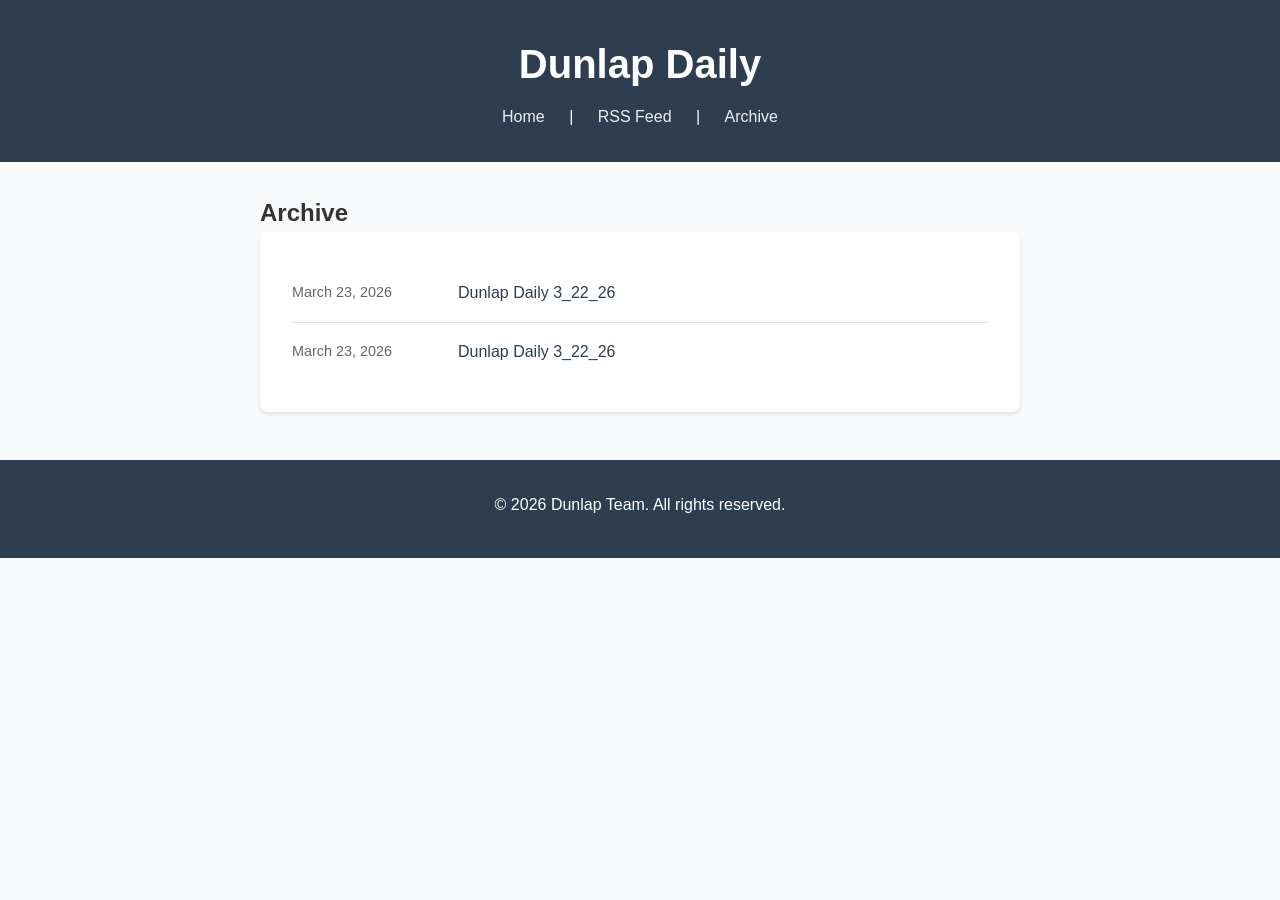
<file: docs/archive.html>
<!DOCTYPE html>
<html lang="en">
<head>
    <meta charset="UTF-8">
    <meta name="viewport" content="width=device-width, initial-scale=1.0">
    <title>Archive - Dunlap Daily</title>
    <link rel="stylesheet" href="style.css">
</head>
<body>
    <header>
        <h1><a href="./">Dunlap Daily</a></h1>
        <nav>
            <a href="./">Home</a> | 
            <a href="feed.xml">RSS Feed</a> | 
            <a href="archive.html">Archive</a>
        </nav>
    </header>
    
    <main>
        <h2>Archive</h2>
        <ul class="archive-list">
            
            <li>
                <time>March 23, 2026</time>
                <a href="/archive/2026-03-23.html">Dunlap Daily 3_22_26</a>
            </li>
            
            <li>
                <time>March 23, 2026</time>
                <a href="/archive/2026-03-23.html">Dunlap Daily 3_22_26</a>
            </li>
            
        </ul>
    </main>
    
    <footer>
        <p>&copy; 2026 Dunlap Team. All rights reserved.</p>
    </footer>
</body>
</html>
</file>
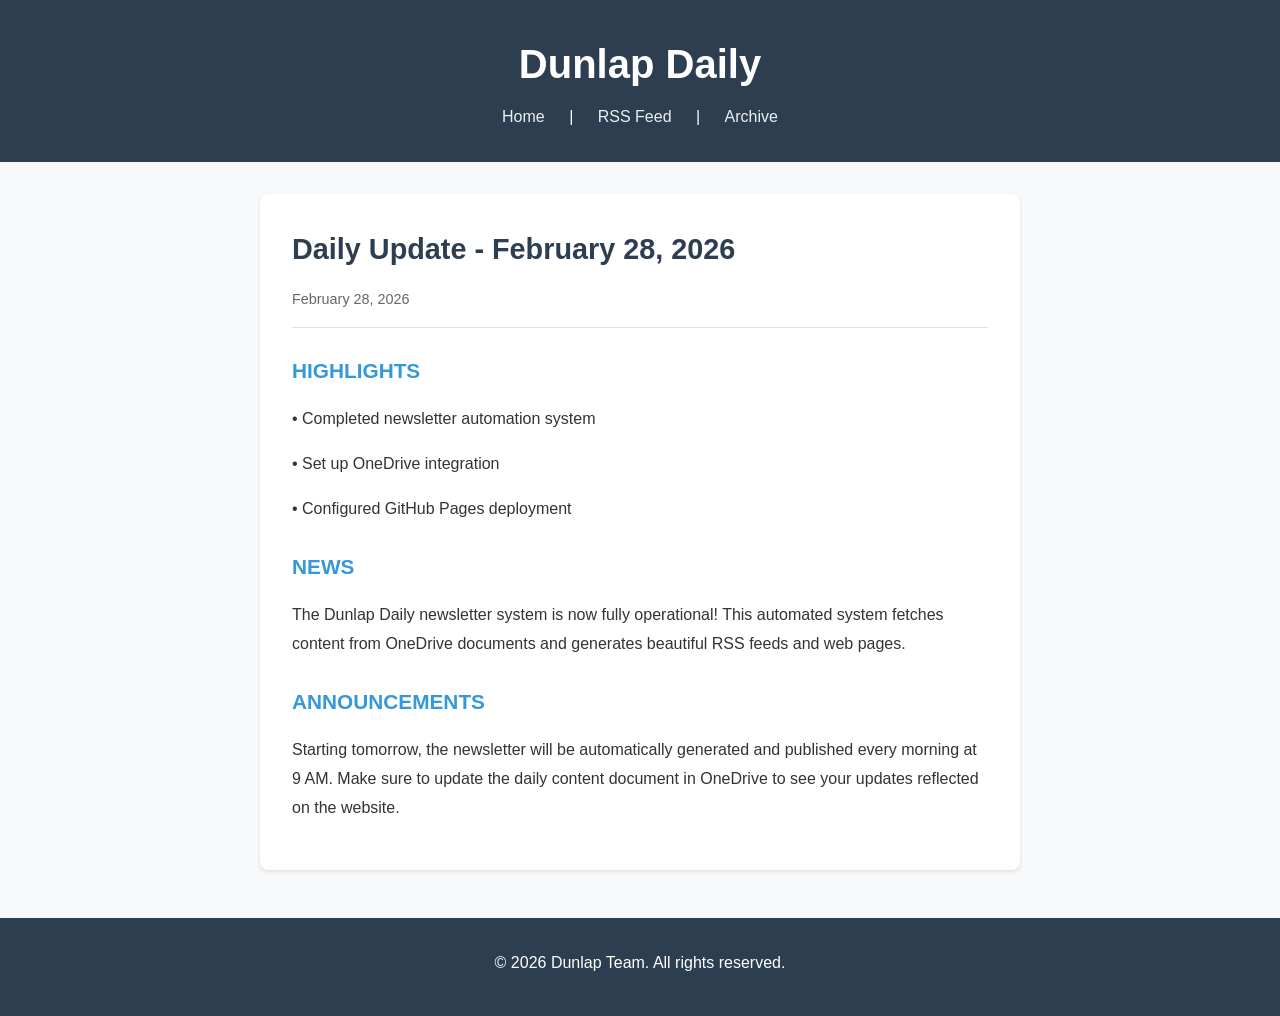
<file: docs/archive/2026-02-28.html>
<!DOCTYPE html>
<html lang="en">
<head>
    <meta charset="UTF-8">
    <meta name="viewport" content="width=device-width, initial-scale=1.0">
    <title>Daily Update - February 28, 2026 - Dunlap Daily</title>
    <link rel="stylesheet" href="../style.css">
</head>
<body>
    <header>
        <h1><a href="../">Dunlap Daily</a></h1>
        <nav>
            <a href="../">Home</a> | 
            <a href="../feed.xml">RSS Feed</a> | 
            <a href="../archive.html">Archive</a>
        </nav>
    </header>
    
    <main>
        <article>
            <h2>Daily Update - February 28, 2026</h2>
            <time datetime="2026-02-28T21:25:25.760063+00:00">February 28, 2026</time>
            <div class="content">
                <h3>HIGHLIGHTS</h3>
<p>• Completed newsletter automation system</p>
<p>• Set up OneDrive integration</p>
<p>• Configured GitHub Pages deployment</p>

<h3>NEWS</h3>
<p>The Dunlap Daily newsletter system is now fully operational! This automated system fetches content from OneDrive documents and generates beautiful RSS feeds and web pages.</p>

<h3>ANNOUNCEMENTS</h3>
<p>Starting tomorrow, the newsletter will be automatically generated and published every morning at 9 AM. Make sure to update the daily content document in OneDrive to see your updates reflected on the website.</p>

            </div>
        </article>
    </main>
    
    <footer>
        <p>&copy; 2026 Dunlap Team. All rights reserved.</p>
    </footer>
</body>
</html>
</file>
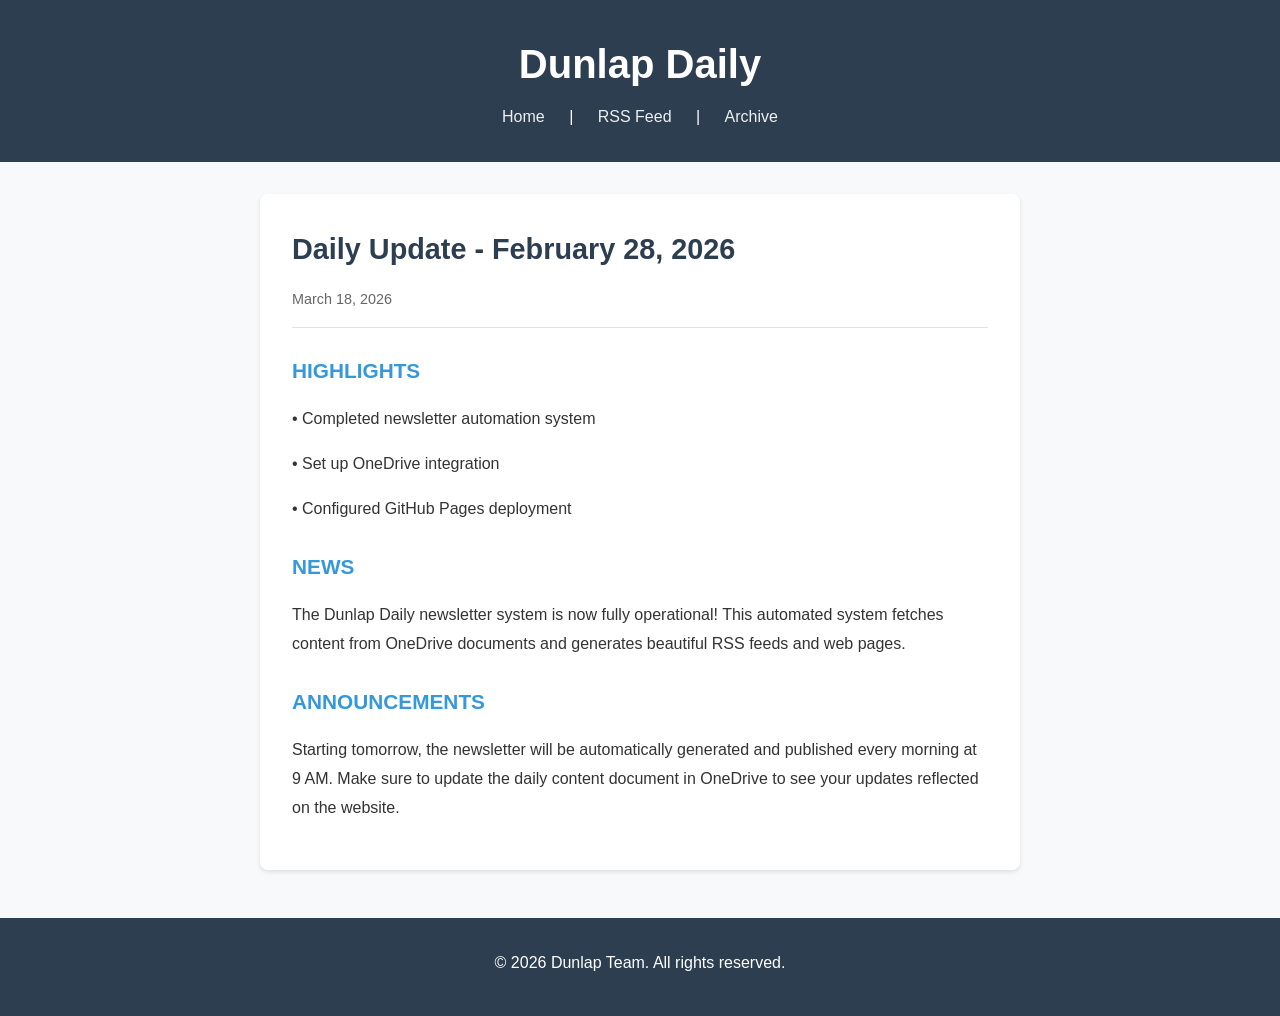
<file: docs/archive/2026-03-18.html>
<!DOCTYPE html>
<html lang="en">
<head>
    <meta charset="UTF-8">
    <meta name="viewport" content="width=device-width, initial-scale=1.0">
    <title>Daily Update - February 28, 2026 - Dunlap Daily</title>
    <link rel="stylesheet" href="../style.css">
</head>
<body>
    <header>
        <h1><a href="../">Dunlap Daily</a></h1>
        <nav>
            <a href="../">Home</a> | 
            <a href="../feed.xml">RSS Feed</a> | 
            <a href="../archive.html">Archive</a>
        </nav>
    </header>
    
    <main>
        <article>
            <h2>Daily Update - February 28, 2026</h2>
            <time datetime="2026-03-18T15:40:17.743912+00:00">March 18, 2026</time>
            <div class="content">
                <h3>HIGHLIGHTS</h3>
<p>• Completed newsletter automation system</p>
<p>• Set up OneDrive integration</p>
<p>• Configured GitHub Pages deployment</p>

<h3>NEWS</h3>
<p>The Dunlap Daily newsletter system is now fully operational! This automated system fetches content from OneDrive documents and generates beautiful RSS feeds and web pages.</p>

<h3>ANNOUNCEMENTS</h3>
<p>Starting tomorrow, the newsletter will be automatically generated and published every morning at 9 AM. Make sure to update the daily content document in OneDrive to see your updates reflected on the website.</p>

            </div>
        </article>
    </main>
    
    <footer>
        <p>&copy; 2026 Dunlap Team. All rights reserved.</p>
    </footer>
</body>
</html>
</file>
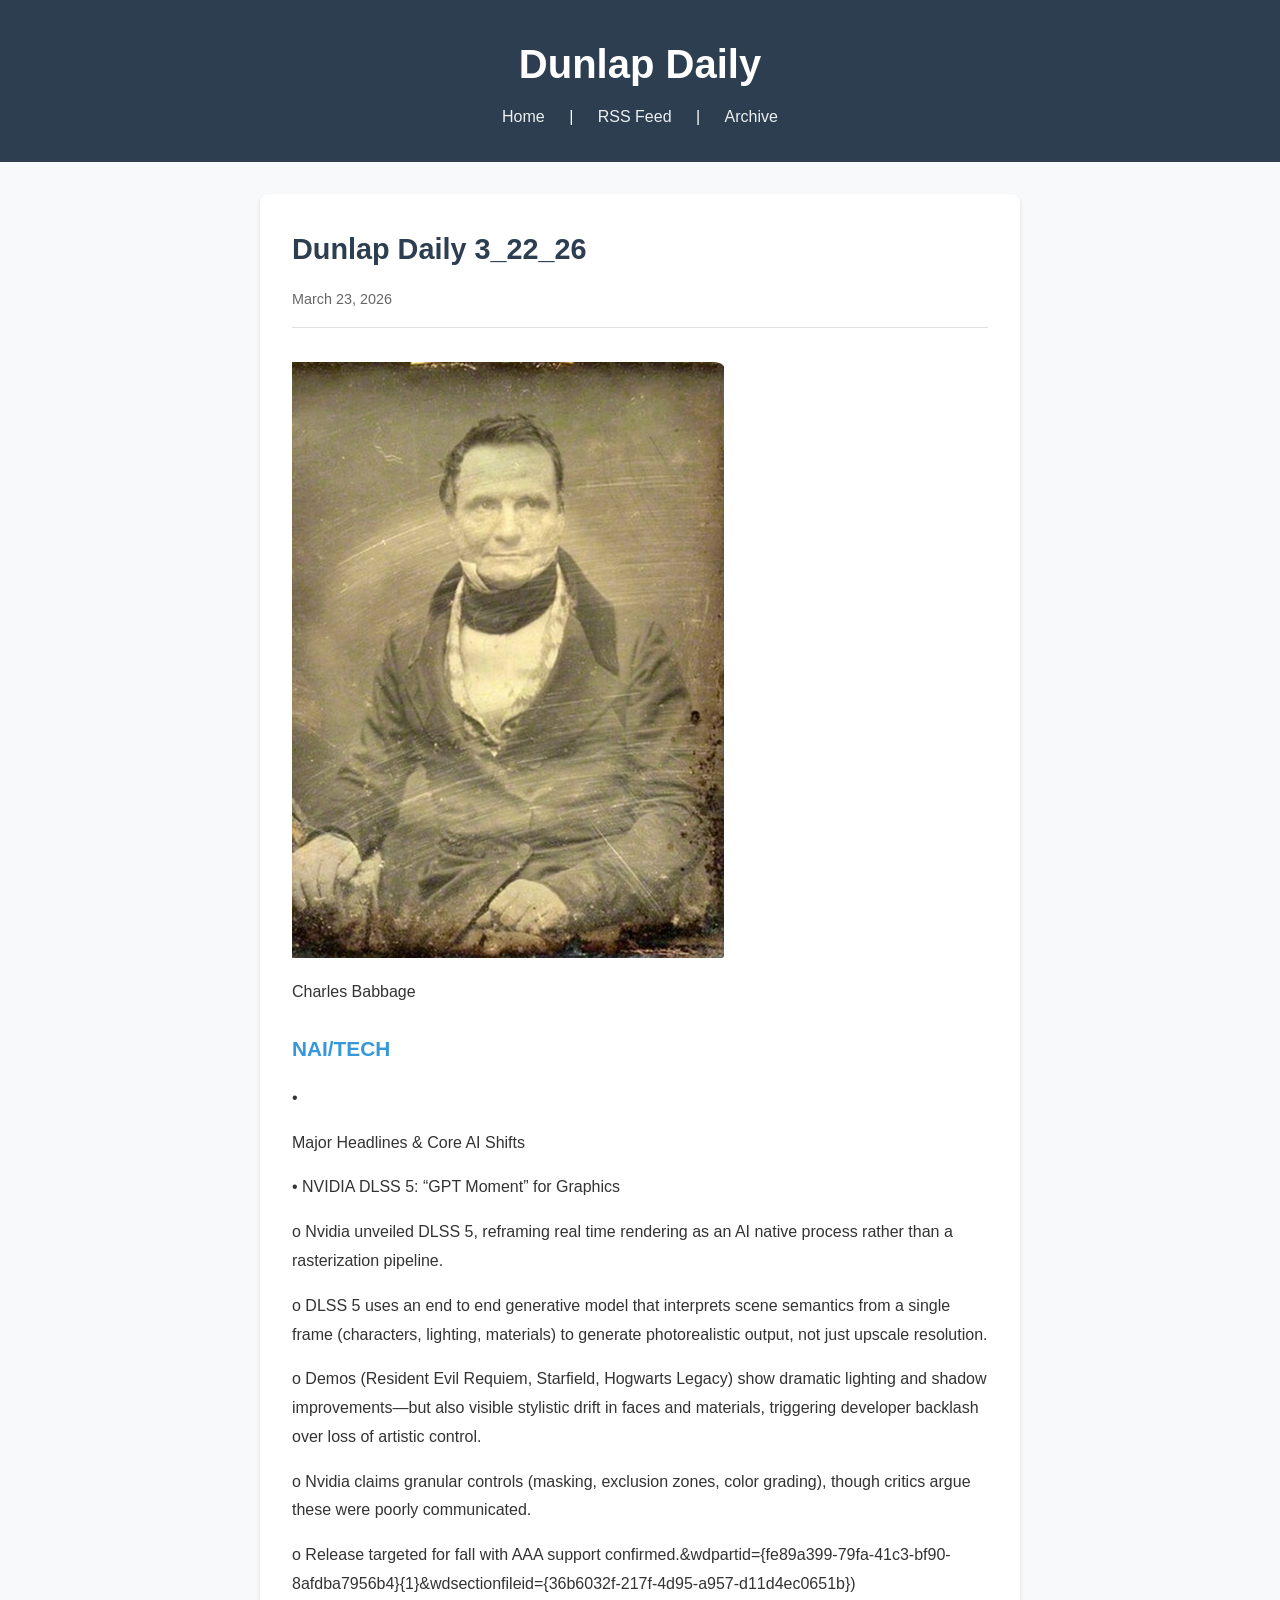
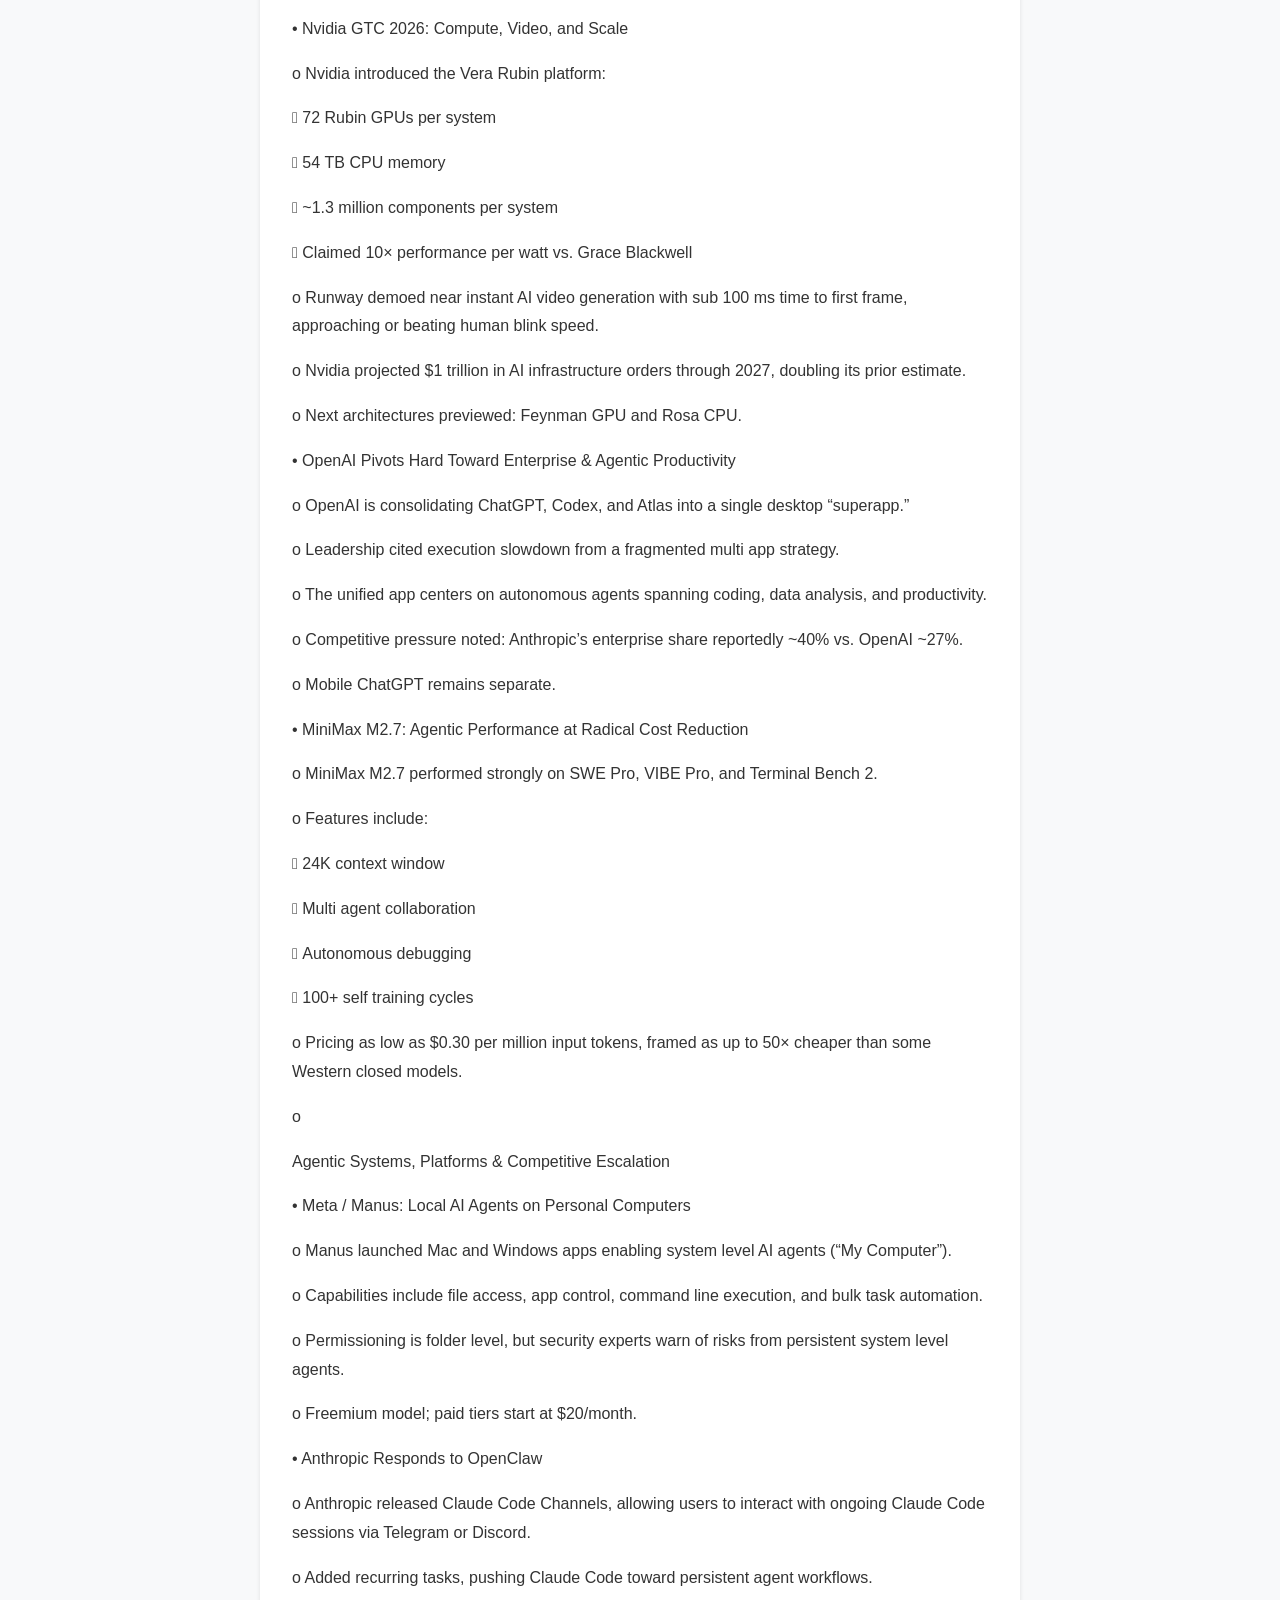
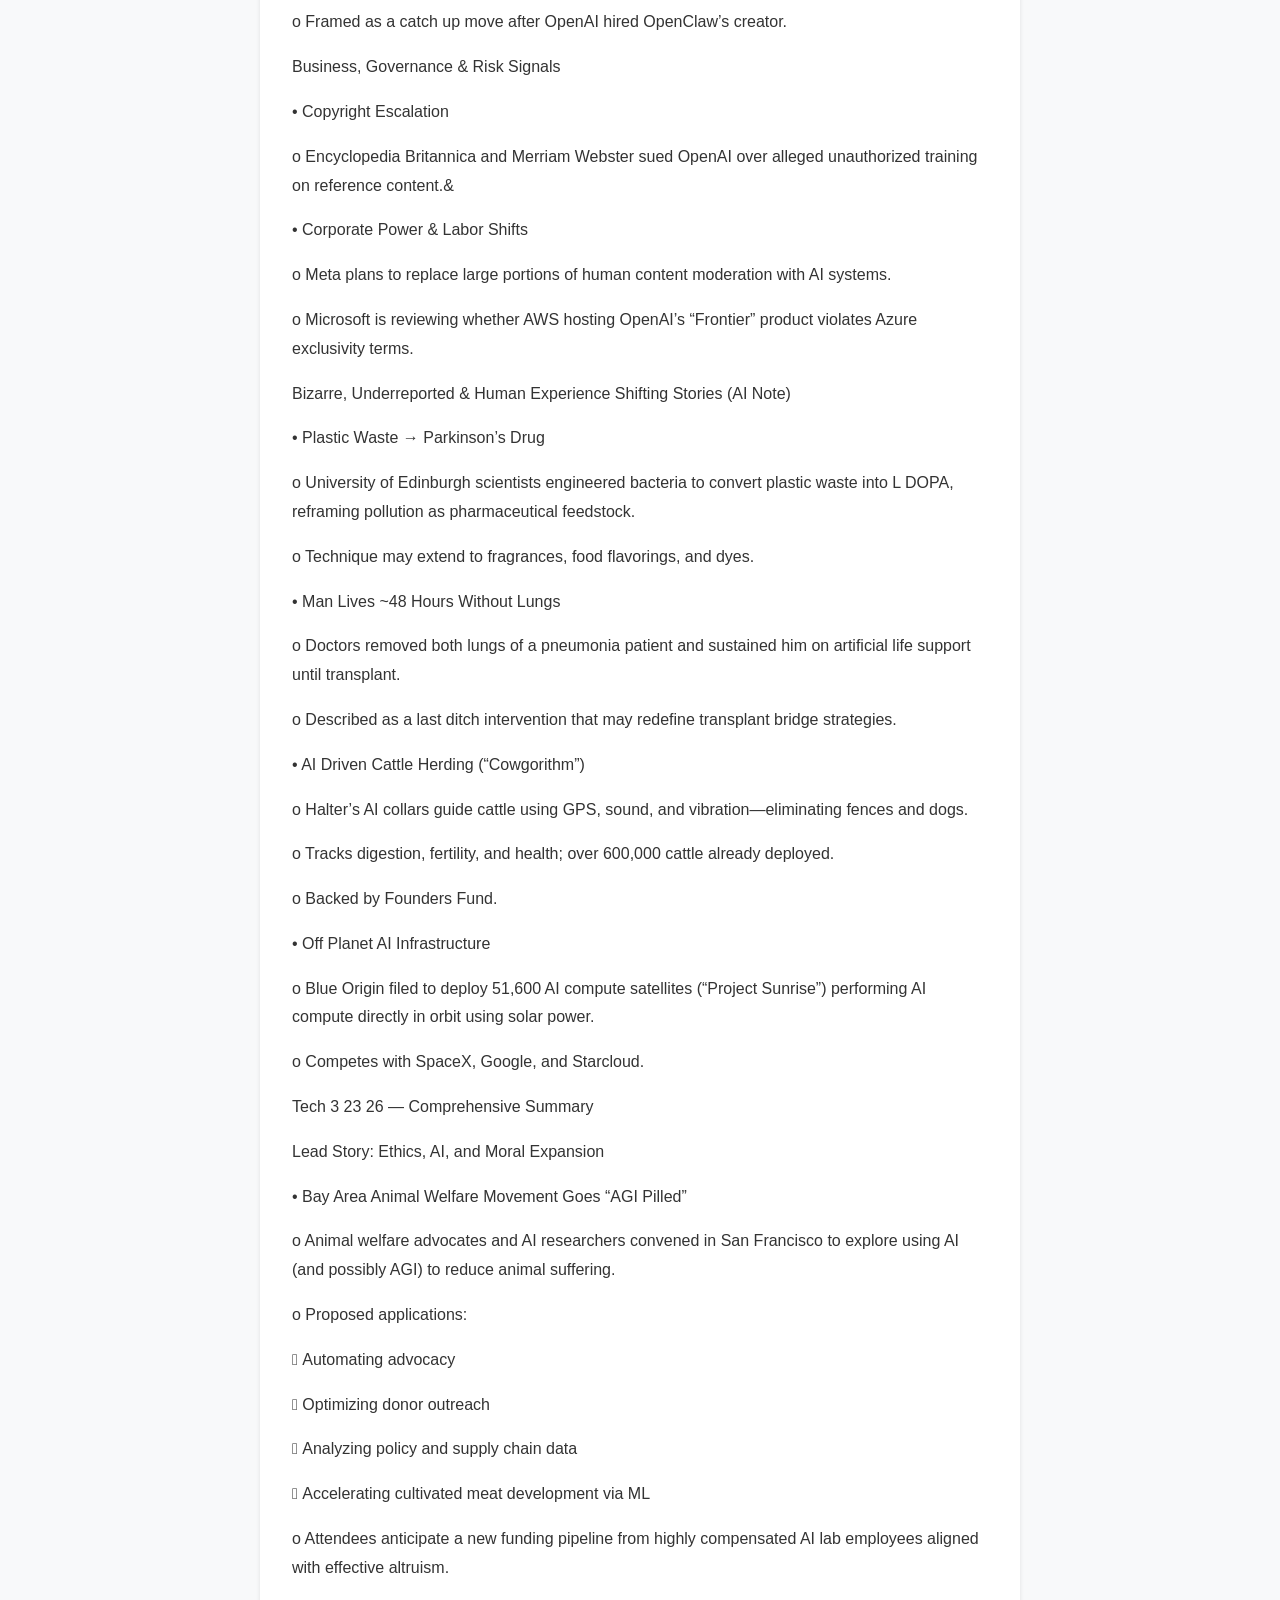
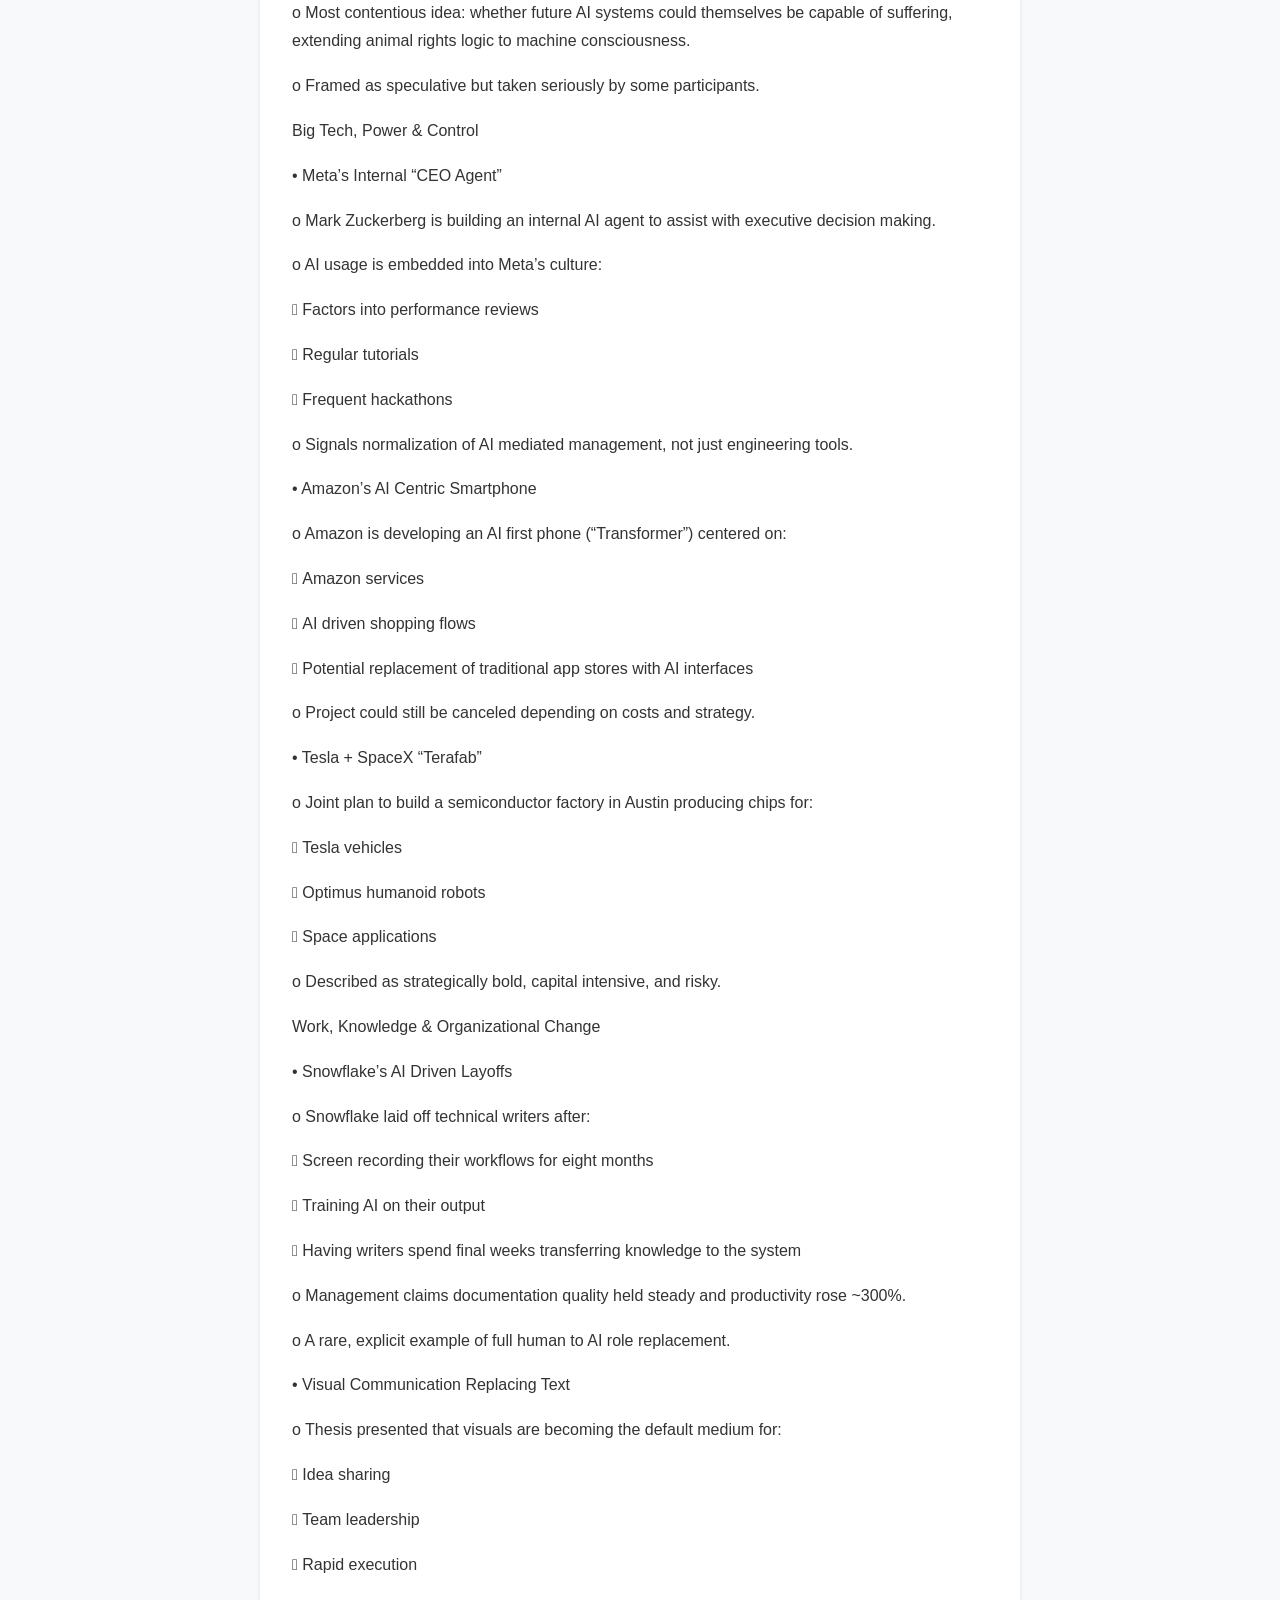
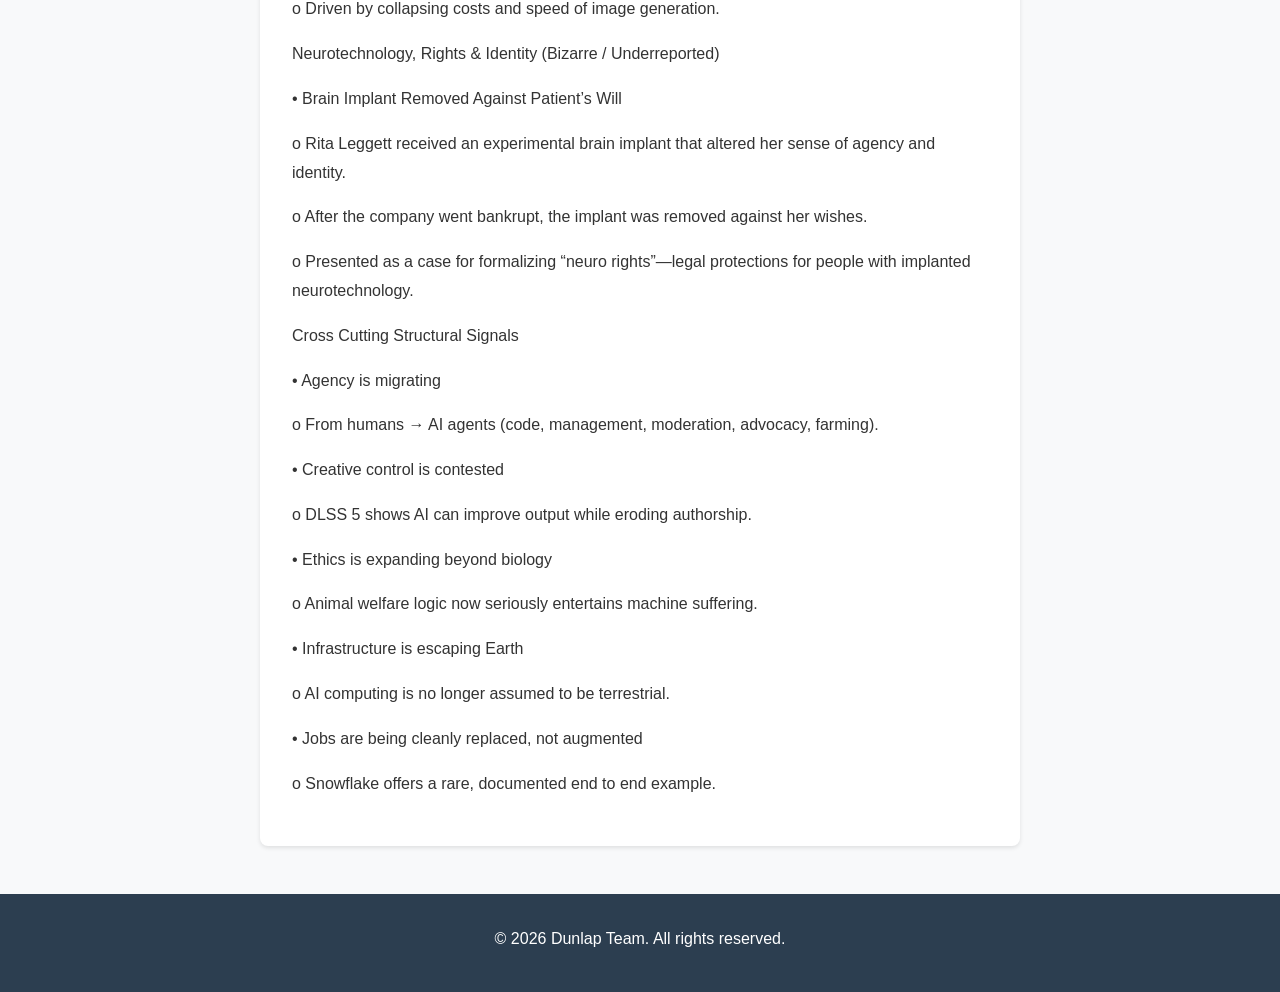
<file: docs/archive/2026-03-23.html>
<!DOCTYPE html>
<html lang="en">
<head>
    <meta charset="UTF-8">
    <meta name="viewport" content="width=device-width, initial-scale=1.0">
    <title>Dunlap Daily 3_22_26 - Dunlap Daily</title>
    <link rel="stylesheet" href="../style.css">
</head>
<body>
    <header>
        <h1><a href="../">Dunlap Daily</a></h1>
        <nav>
            <a href="../">Home</a> | 
            <a href="../feed.xml">RSS Feed</a> | 
            <a href="../archive.html">Archive</a>
        </nav>
    </header>
    
    <main>
        <article>
            <h2>Dunlap Daily 3_22_26</h2>
            <time datetime="2026-03-23T17:24:55.800298+00:00">March 23, 2026</time>
            <div class="content">
                <img src="../images/Picture3.jpg" alt="Charles Babbage" style="max-width: 100%; height: auto; margin: 10px 0;">
<p>Charles Babbage</p>

<h3>NAI/TECH</h3>
<p>•</p>
<p>Major Headlines & Core AI Shifts</p>
<p>•	NVIDIA DLSS 5: “GPT Moment” for Graphics</p>
<p>o	Nvidia unveiled DLSS 5, reframing real time rendering as an AI native process rather than a rasterization pipeline.</p>
<p>o	DLSS 5 uses an end to end generative model that interprets scene semantics from a single frame (characters, lighting, materials) to generate photorealistic output, not just upscale resolution.</p>
<p>o	Demos (Resident Evil Requiem, Starfield, Hogwarts Legacy) show dramatic lighting and shadow improvements—but also visible stylistic drift in faces and materials, triggering developer backlash over loss of artistic control.</p>
<p>o	Nvidia claims granular controls (masking, exclusion zones, color grading), though critics argue these were poorly communicated.</p>
<p>o	Release targeted for fall with AAA support confirmed.&wdpartid={fe89a399-79fa-41c3-bf90-8afdba7956b4}{1}&wdsectionfileid={36b6032f-217f-4d95-a957-d11d4ec0651b})</p>
<p>•	Nvidia GTC 2026: Compute, Video, and Scale</p>
<p>o	Nvidia introduced the Vera Rubin platform:</p>
<p>	72 Rubin GPUs per system</p>
<p>	54 TB CPU memory</p>
<p>	~1.3 million components per system</p>
<p>	Claimed 10× performance per watt vs. Grace Blackwell</p>
<p>o	Runway demoed near instant AI video generation with sub 100 ms time to first frame, approaching or beating human blink speed.</p>
<p>o	Nvidia projected $1 trillion in AI infrastructure orders through 2027, doubling its prior estimate.</p>
<p>o	Next architectures previewed: Feynman GPU and Rosa CPU.</p>
<p>•	OpenAI Pivots Hard Toward Enterprise & Agentic Productivity</p>
<p>o	OpenAI is consolidating ChatGPT, Codex, and Atlas into a single desktop “superapp.”</p>
<p>o	Leadership cited execution slowdown from a fragmented multi app strategy.</p>
<p>o	The unified app centers on autonomous agents spanning coding, data analysis, and productivity.</p>
<p>o	Competitive pressure noted: Anthropic’s enterprise share reportedly ~40% vs. OpenAI ~27%.</p>
<p>o	Mobile ChatGPT remains separate.</p>
<p>•	MiniMax M2.7: Agentic Performance at Radical Cost Reduction</p>
<p>o	MiniMax M2.7 performed strongly on SWE Pro, VIBE Pro, and Terminal Bench 2.</p>
<p>o	Features include:</p>
<p>	24K context window</p>
<p>	Multi agent collaboration</p>
<p>	Autonomous debugging</p>
<p>	100+ self training cycles</p>
<p>o	Pricing as low as $0.30 per million input tokens, framed as up to 50× cheaper than some Western closed models.</p>
<p>o</p>
<p>Agentic Systems, Platforms & Competitive Escalation</p>
<p>•	Meta / Manus: Local AI Agents on Personal Computers</p>
<p>o	Manus launched Mac and Windows apps enabling system level AI agents (“My Computer”).</p>
<p>o	Capabilities include file access, app control, command line execution, and bulk task automation.</p>
<p>o	Permissioning is folder level, but security experts warn of risks from persistent system level agents.</p>
<p>o	Freemium model; paid tiers start at $20/month.</p>
<p>•	Anthropic Responds to OpenClaw</p>
<p>o	Anthropic released Claude Code Channels, allowing users to interact with ongoing Claude Code sessions via Telegram or Discord.</p>
<p>o	Added recurring tasks, pushing Claude Code toward persistent agent workflows.</p>
<p>o	Framed as a catch up move after OpenAI hired OpenClaw’s creator.</p>
<p>Business, Governance & Risk Signals</p>
<p>•	Copyright Escalation</p>
<p>o	Encyclopedia Britannica and Merriam Webster sued OpenAI over alleged unauthorized training on reference content.&</p>
<p>•	Corporate Power & Labor Shifts</p>
<p>o	Meta plans to replace large portions of human content moderation with AI systems.</p>
<p>o	Microsoft is reviewing whether AWS hosting OpenAI’s “Frontier” product violates Azure exclusivity terms.</p>
<p>Bizarre, Underreported & Human Experience Shifting Stories (AI Note)</p>
<p>•	Plastic Waste → Parkinson’s Drug</p>
<p>o	University of Edinburgh scientists engineered bacteria to convert plastic waste into L DOPA, reframing pollution as pharmaceutical feedstock.</p>
<p>o	Technique may extend to fragrances, food flavorings, and dyes.</p>
<p>•	Man Lives ~48 Hours Without Lungs</p>
<p>o	Doctors removed both lungs of a pneumonia patient and sustained him on artificial life support until transplant.</p>
<p>o	Described as a last ditch intervention that may redefine transplant bridge strategies.</p>
<p>•	AI Driven Cattle Herding (“Cowgorithm”)</p>
<p>o	Halter’s AI collars guide cattle using GPS, sound, and vibration—eliminating fences and dogs.</p>
<p>o	Tracks digestion, fertility, and health; over 600,000 cattle already deployed.</p>
<p>o	Backed by Founders Fund.</p>
<p>•	Off Planet AI Infrastructure</p>
<p>o	Blue Origin filed to deploy 51,600 AI compute satellites (“Project Sunrise”) performing AI compute directly in orbit using solar power.</p>
<p>o	Competes with SpaceX, Google, and Starcloud.</p>
<p>Tech 3 23 26 — Comprehensive Summary</p>
<p>Lead Story: Ethics, AI, and Moral Expansion</p>
<p>•	Bay Area Animal Welfare Movement Goes “AGI Pilled”</p>
<p>o	Animal welfare advocates and AI researchers convened in San Francisco to explore using AI (and possibly AGI) to reduce animal suffering.</p>
<p>o	Proposed applications:</p>
<p>	Automating advocacy</p>
<p>	Optimizing donor outreach</p>
<p>	Analyzing policy and supply chain data</p>
<p>	Accelerating cultivated meat development via ML</p>
<p>o	Attendees anticipate a new funding pipeline from highly compensated AI lab employees aligned with effective altruism.</p>
<p>o	Most contentious idea: whether future AI systems could themselves be capable of suffering, extending animal rights logic to machine consciousness.</p>
<p>o	Framed as speculative but taken seriously by some participants.</p>
<p>Big Tech, Power & Control</p>
<p>•	Meta’s Internal “CEO Agent”</p>
<p>o	Mark Zuckerberg is building an internal AI agent to assist with executive decision making.</p>
<p>o	AI usage is embedded into Meta’s culture:</p>
<p>	Factors into performance reviews</p>
<p>	Regular tutorials</p>
<p>	Frequent hackathons</p>
<p>o	Signals normalization of AI mediated management, not just engineering tools.</p>
<p>•	Amazon’s AI Centric Smartphone</p>
<p>o	Amazon is developing an AI first phone (“Transformer”) centered on:</p>
<p>	Amazon services</p>
<p>	AI driven shopping flows</p>
<p>	Potential replacement of traditional app stores with AI interfaces</p>
<p>o	Project could still be canceled depending on costs and strategy.</p>
<p>•	Tesla + SpaceX “Terafab”</p>
<p>o	Joint plan to build a semiconductor factory in Austin producing chips for:</p>
<p>	Tesla vehicles</p>
<p>	Optimus humanoid robots</p>
<p>	Space applications</p>
<p>o	Described as strategically bold, capital intensive, and risky.</p>
<p>Work, Knowledge & Organizational Change</p>
<p>•	Snowflake’s AI Driven Layoffs</p>
<p>o	Snowflake laid off technical writers after:</p>
<p>	Screen recording their workflows for eight months</p>
<p>	Training AI on their output</p>
<p>	Having writers spend final weeks transferring knowledge to the system</p>
<p>o	Management claims documentation quality held steady and productivity rose ~300%.</p>
<p>o	A rare, explicit example of full human to AI role replacement.</p>
<p>•	Visual Communication Replacing Text</p>
<p>o	Thesis presented that visuals are becoming the default medium for:</p>
<p>	Idea sharing</p>
<p>	Team leadership</p>
<p>	Rapid execution</p>
<p>o	Driven by collapsing costs and speed of image generation.</p>
<p>Neurotechnology, Rights & Identity (Bizarre / Underreported)</p>
<p>•	Brain Implant Removed Against Patient’s Will</p>
<p>o	Rita Leggett received an experimental brain implant that altered her sense of agency and identity.</p>
<p>o	After the company went bankrupt, the implant was removed against her wishes.</p>
<p>o	Presented as a case for formalizing “neuro rights”—legal protections for people with implanted neurotechnology.</p>
<p>Cross Cutting Structural Signals</p>
<p>•	Agency is migrating</p>
<p>o	From humans → AI agents (code, management, moderation, advocacy, farming).</p>
<p>•	Creative control is contested</p>
<p>o	DLSS 5 shows AI can improve output while eroding authorship.</p>
<p>•	Ethics is expanding beyond biology</p>
<p>o	Animal welfare logic now seriously entertains machine suffering.</p>
<p>•	Infrastructure is escaping Earth</p>
<p>o	AI computing is no longer assumed to be terrestrial.</p>
<p>•	Jobs are being cleanly replaced, not augmented</p>
<p>o	Snowflake offers a rare, documented end to end example.</p>

            </div>
        </article>
    </main>
    
    <footer>
        <p>&copy; 2026 Dunlap Team. All rights reserved.</p>
    </footer>
</body>
</html>
</file>
<file: docs/style.css>
/* Dunlap Daily CSS Styles */

:root {
    --primary-color: #2c3e50;
    --secondary-color: #3498db;
    --accent-color: #e74c3c;
    --text-color: #333;
    --background-color: #f8f9fa;
    --border-color: #dee2e6;
    --shadow: 0 2px 4px rgba(0,0,0,0.1);
}

* {
    margin: 0;
    padding: 0;
    box-sizing: border-box;
}

body {
    font-family: -apple-system, BlinkMacSystemFont, 'Segoe UI', Roboto, sans-serif;
    line-height: 1.6;
    color: var(--text-color);
    background-color: var(--background-color);
}

.container {
    max-width: 800px;
    margin: 0 auto;
    padding: 0 20px;
}

/* Header */
header {
    background: var(--primary-color);
    color: white;
    padding: 2rem 0;
    text-align: center;
    margin-bottom: 2rem;
}

header h1 {
    font-size: 2.5rem;
    margin-bottom: 0.5rem;
}

header h1 a {
    color: white;
    text-decoration: none;
}

header h1 a:hover {
    text-decoration: underline;
}

.tagline {
    font-size: 1.1rem;
    color: #ecf0f1;
    margin-bottom: 1rem;
}

nav a {
    color: #ecf0f1;
    text-decoration: none;
    margin: 0 10px;
    padding: 5px 10px;
    border-radius: 3px;
    transition: background-color 0.3s;
}

nav a:hover {
    background-color: rgba(255,255,255,0.1);
}

/* Main Content */
main {
    max-width: 800px;
    margin: 0 auto;
    padding: 0 20px;
}

/* Articles */
article {
    background: white;
    border-radius: 8px;
    padding: 2rem;
    margin-bottom: 2rem;
    box-shadow: var(--shadow);
}

article h2 {
    color: var(--primary-color);
    margin-bottom: 1rem;
    font-size: 1.8rem;
}

article h3 {
    color: var(--secondary-color);
    margin: 1.5rem 0 1rem 0;
    font-size: 1.3rem;
}

article p {
    margin-bottom: 1rem;
}

article time {
    display: block;
    color: #666;
    font-size: 0.9rem;
    margin-bottom: 1.5rem;
    padding-bottom: 1rem;
    border-bottom: 1px solid var(--border-color);
}

.content {
    line-height: 1.8;
}

/* Entry Full Display */
.entry-full {
    border-bottom: 1px solid var(--border-color);
    padding-bottom: 2rem;
    margin-bottom: 2rem;
}

.entry-full:last-child {
    border-bottom: none;
}

.entry-full h3 {
    margin-bottom: 0.5rem;
    color: var(--primary-color);
}

.entry-full .content {
    color: #333;
    margin: 1rem 0;
    line-height: 1.8;
}

/* Archive */
.archive-list {
    list-style: none;
    background: white;
    border-radius: 8px;
    padding: 2rem;
    box-shadow: var(--shadow);
}

.archive-list li {
    padding: 1rem 0;
    border-bottom: 1px solid var(--border-color);
    display: flex;
    align-items: center;
    justify-content: space-between;
}

.archive-list li:last-child {
    border-bottom: none;
}

.archive-list time {
    color: #666;
    font-size: 0.9rem;
    min-width: 150px;
}

.archive-list a {
    color: var(--primary-color);
    text-decoration: none;
    flex: 1;
    margin-left: 1rem;
}

.archive-list a:hover {
    color: var(--secondary-color);
}

/* Footer */
footer {
    background: var(--primary-color);
    color: white;
    text-align: center;
    padding: 2rem 0;
    margin-top: 3rem;
}

footer p {
    margin-bottom: 0.5rem;
}

footer a {
    color: #ecf0f1;
}

footer a:hover {
    color: white;
}

/* Responsive Design */
@media (max-width: 768px) {
    header h1 {
        font-size: 2rem;
    }
    
    article {
        padding: 1.5rem;
    }
    
    .archive-list li {
        flex-direction: column;
        align-items: flex-start;
    }
    
    .archive-list time {
        min-width: auto;
        margin-bottom: 0.5rem;
    }
    
    .archive-list a {
        margin-left: 0;
    }
}

/* Print Styles */
@media print {
    header, footer, nav {
        display: none;
    }
    
    body {
        background: white;
        color: black;
    }
    
    article {
        box-shadow: none;
        border: 1px solid #ccc;
    }
}
</file>
